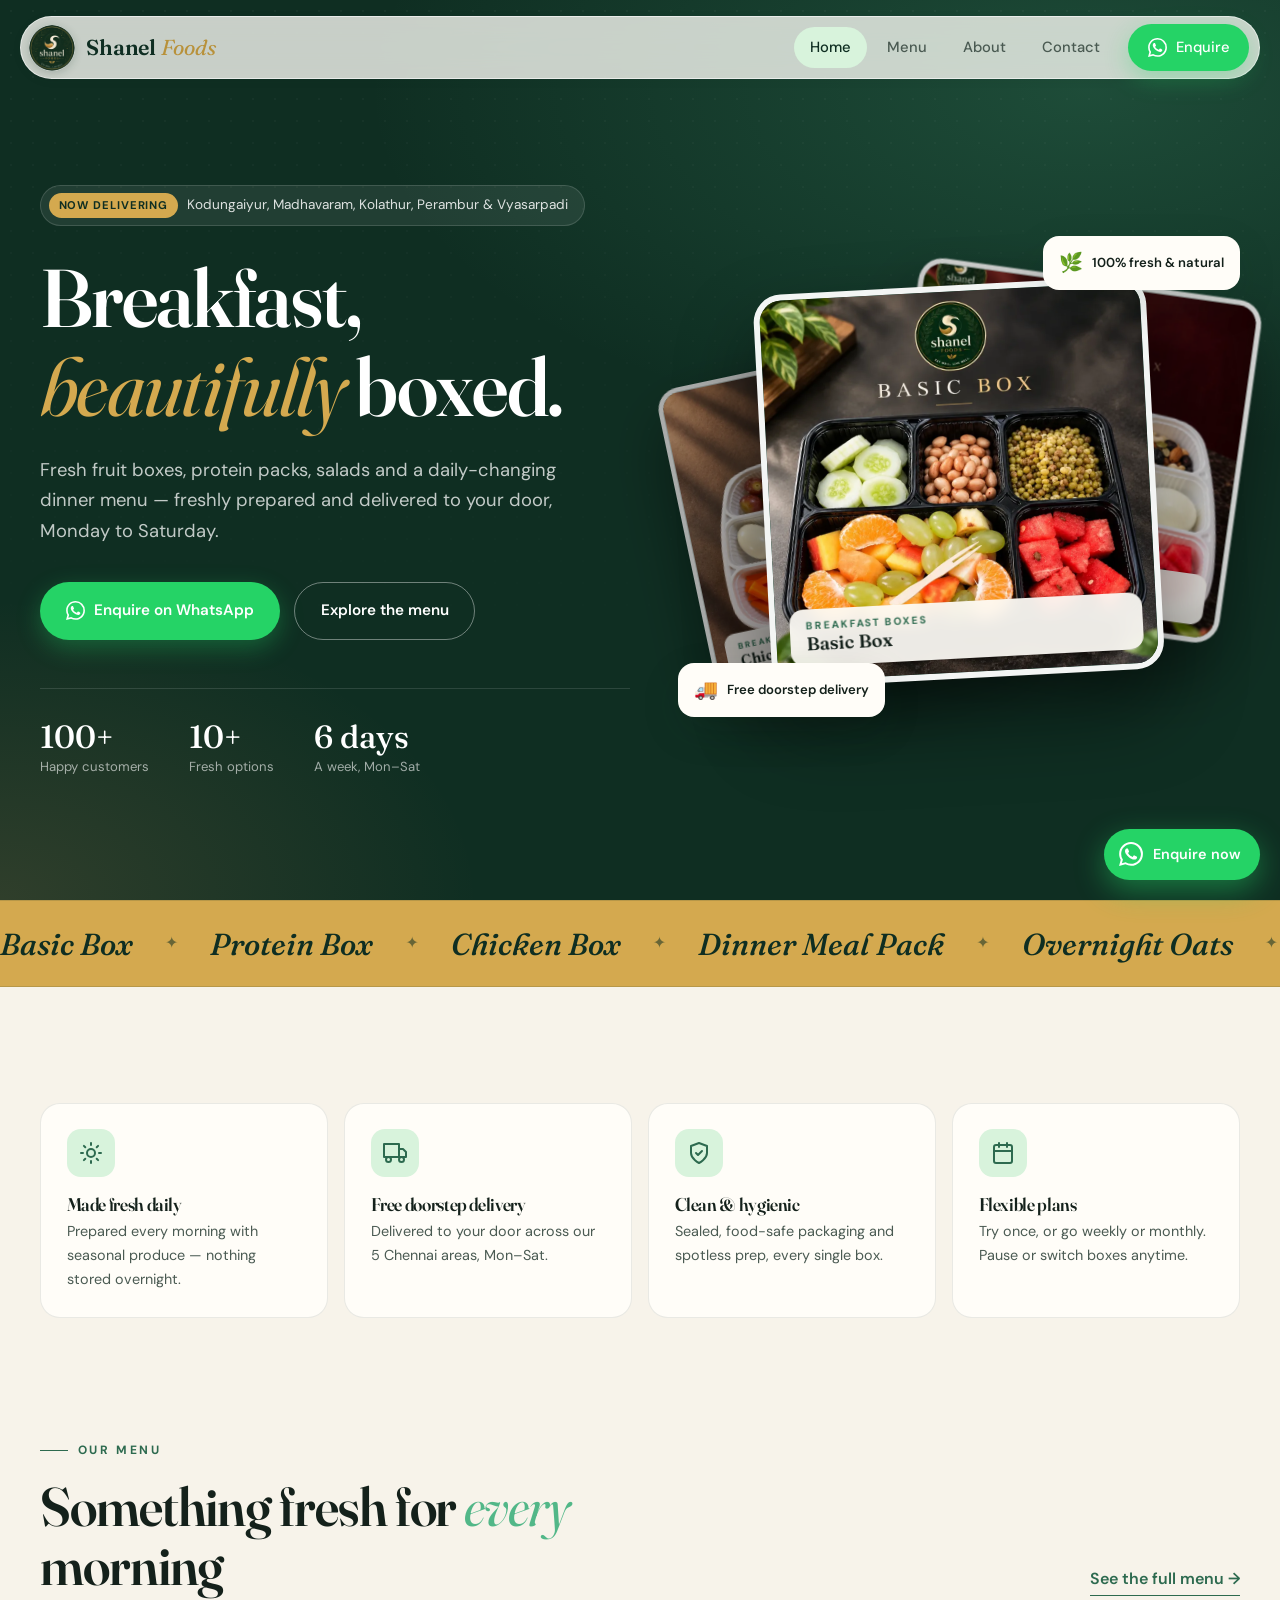
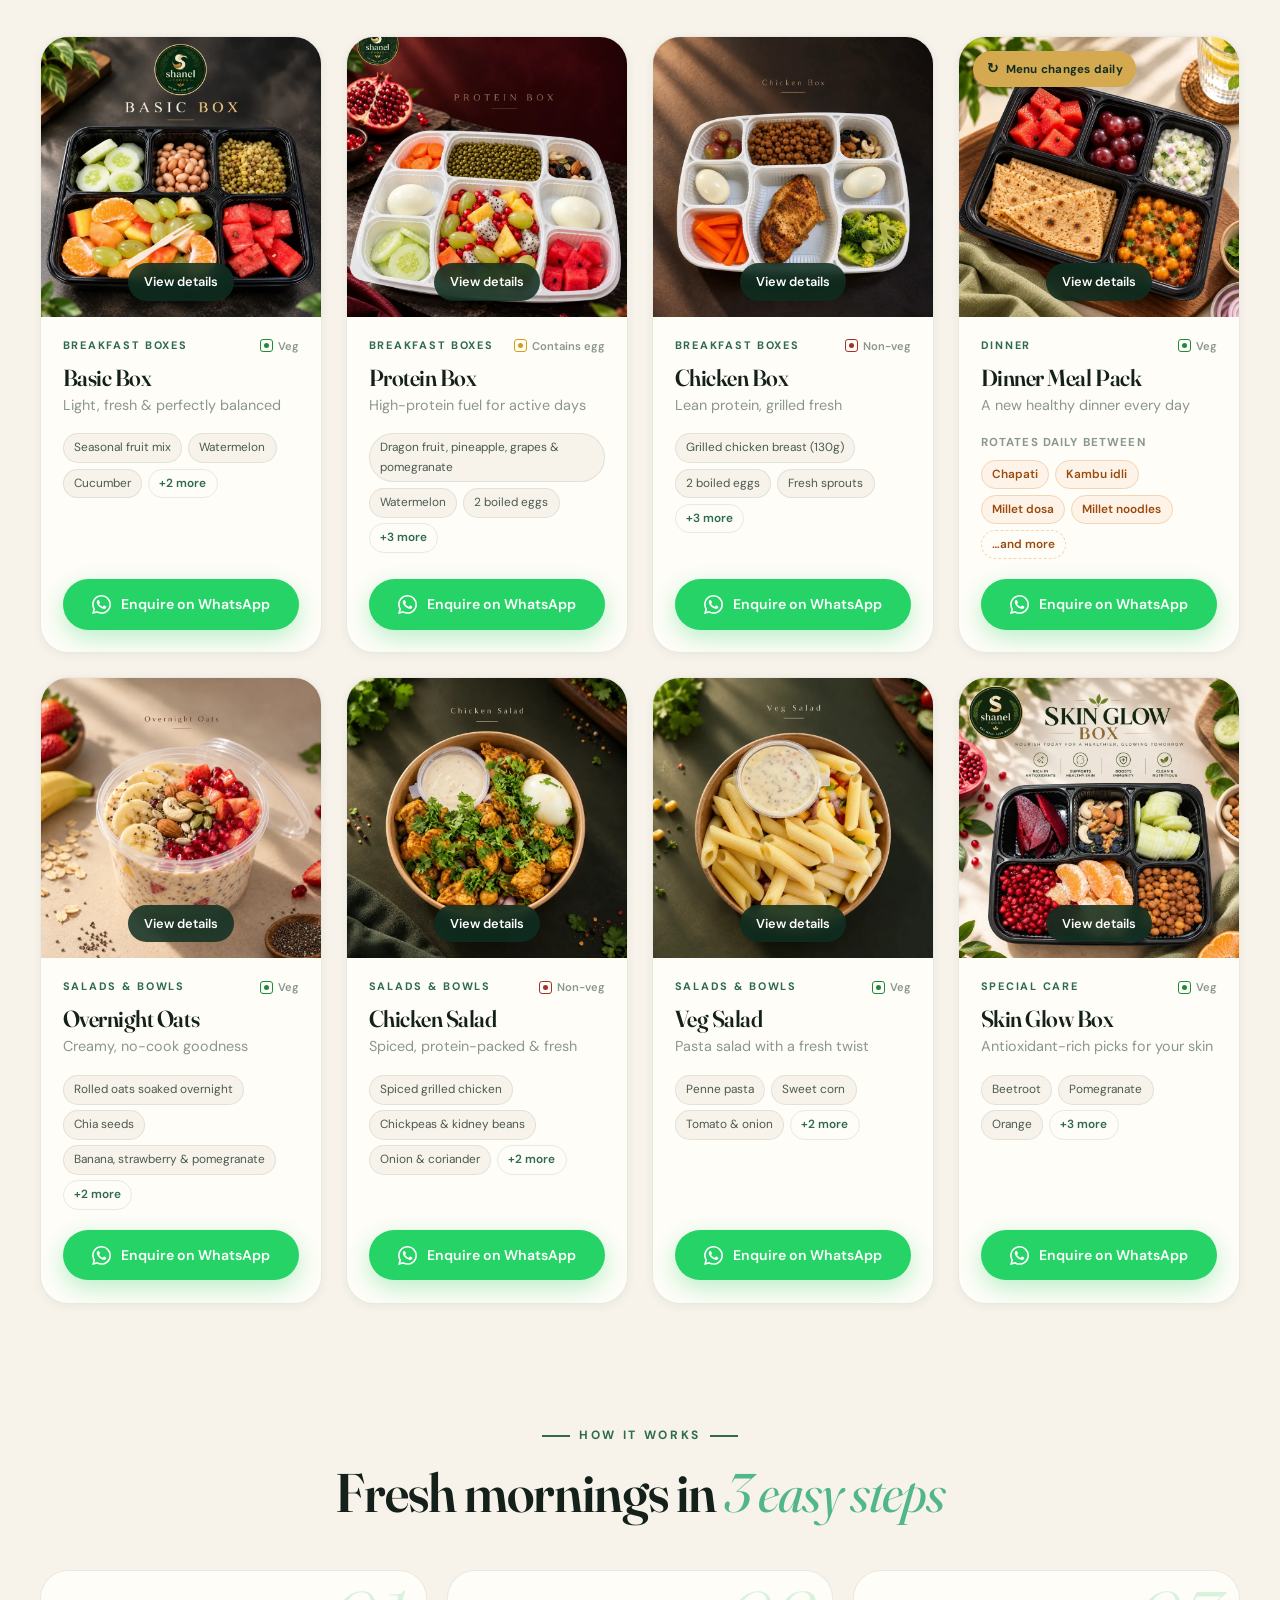
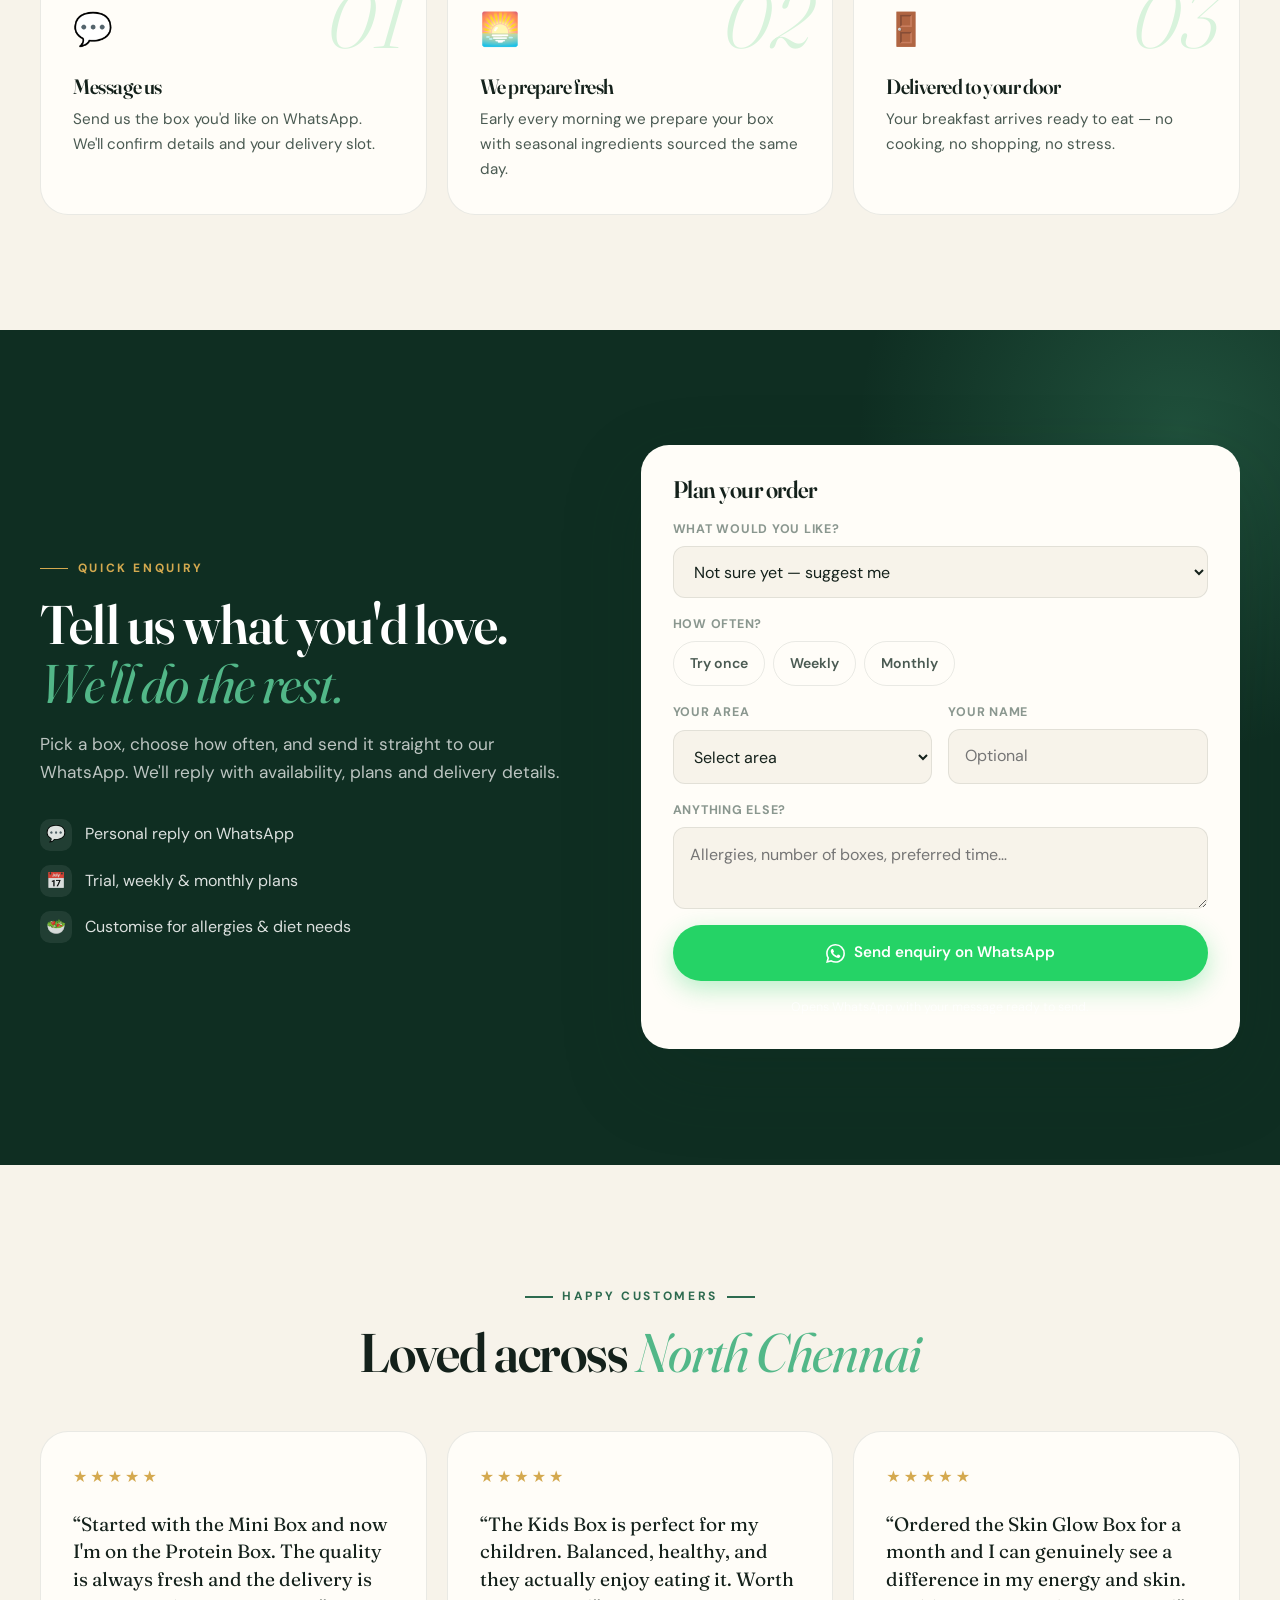
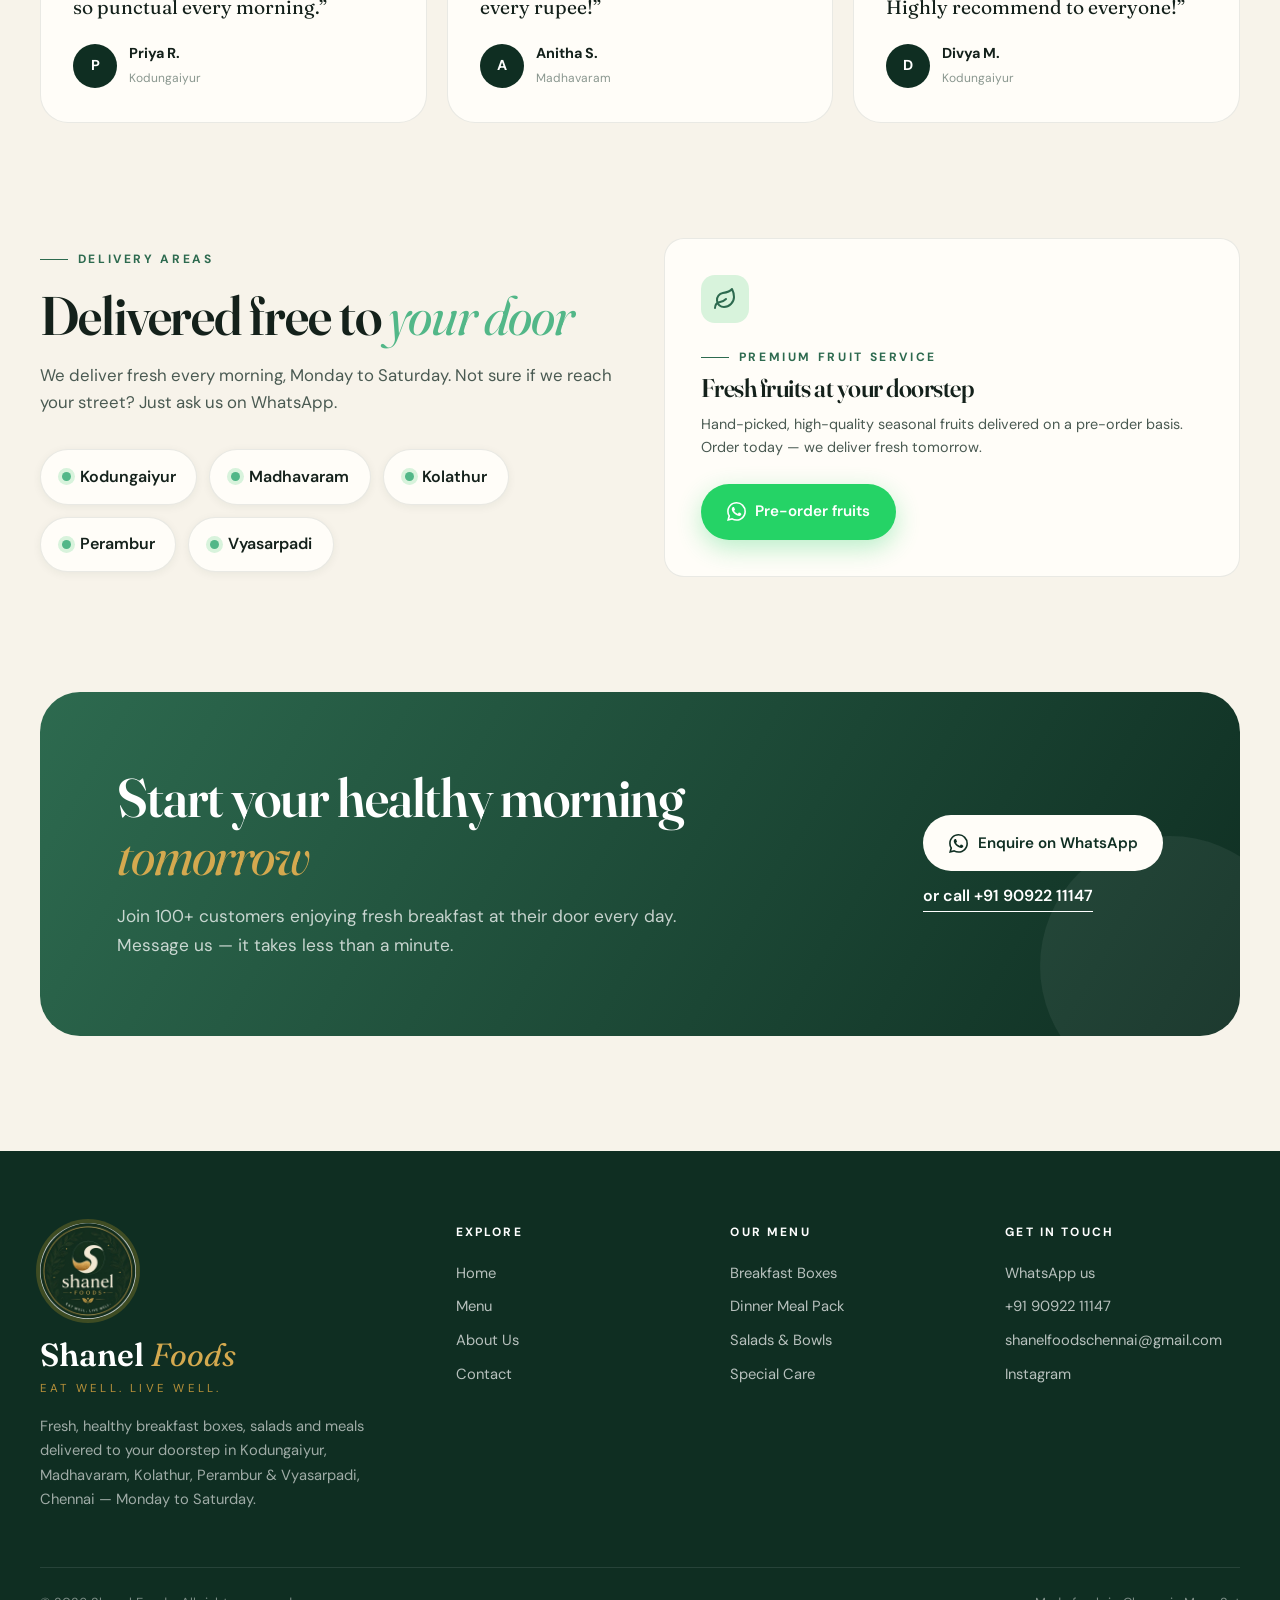
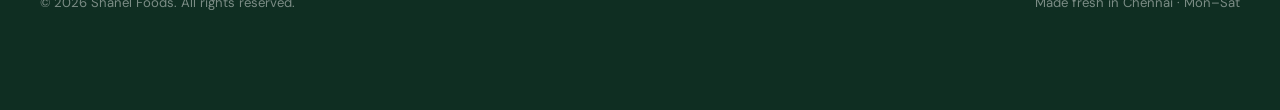
<file: index.html>
<!DOCTYPE html>
<html lang="en">
<head>
    <meta charset="UTF-8">
    <meta name="viewport" content="width=device-width, initial-scale=1.0">
    <meta name="google-site-verification" content="KnDDmXjN0e_a5bDSrs1IpTeSx2YQhEuI0XfjEdIGVVA" />
    <title>Shanel Foods Chennai — Fresh Healthy Breakfast Boxes Delivered Daily</title>
    <meta name="description" content="Fresh breakfast boxes, salads, overnight oats and meal boxes delivered to your doorstep in Kodungaiyur, Madhavaram, Kolathur, Perambur &amp; Vyasarpadi, Chennai. Enquire on WhatsApp.">
    <meta name="robots" content="index, follow">
    <meta name="theme-color" content="#0F2E22">
    <link rel="canonical" href="https://shanelfoods.com/">
    <meta property="og:type" content="website">
    <meta property="og:url" content="https://shanelfoods.com/">
    <meta property="og:title" content="Shanel Foods Chennai — Fresh Healthy Breakfast Boxes Delivered Daily">
    <meta property="og:description" content="Fresh breakfast boxes, salads, overnight oats and meal boxes delivered to your doorstep in Kodungaiyur, Madhavaram, Kolathur, Perambur &amp; Vyasarpadi, Chennai. Enquire on WhatsApp.">
    <meta property="og:image" content="https://shanelfoods.com/images/basic-box.webp">
    <meta property="og:site_name" content="Shanel Foods">
    <meta name="twitter:card" content="summary_large_image">
    <script type="application/ld+json">{"@context":"https://schema.org","@type":"LocalBusiness","name":"Shanel Foods","description":"Fresh healthy breakfast boxes, salads and dinner meal packs delivered daily in Chennai","image":"https://shanelfoods.com/images/basic-box.webp","logo":"https://shanelfoods.com/images/logo.webp","address":{"@type":"PostalAddress","addressLocality":"Kodungaiyur, Madhavaram, Kolathur, Perambur, Vyasarpadi","addressRegion":"Chennai, Tamil Nadu","addressCountry":"IN"},"areaServed":["Kodungaiyur","Madhavaram","Kolathur","Perambur","Vyasarpadi"],"telephone":"+919092211147","email":"shanelfoodschennai@gmail.com","url":"https://shanelfoods.com","sameAs":["https://instagram.com/shanelfoods"],"openingHours":"Mo-Sa"}</script>
    <link rel="preconnect" href="https://fonts.googleapis.com">
    <link rel="preconnect" href="https://fonts.gstatic.com" crossorigin>
    <link href="https://fonts.googleapis.com/css2?family=DM+Sans:opsz,wght@9..40,400;9..40,500;9..40,600;9..40,700&family=Fraunces:ital,opsz,wght@0,9..144,300..700;1,9..144,300..600&display=swap" rel="stylesheet">
    <link rel="stylesheet" href="styles.css">
    <link rel="icon" type="image/png" href="images/favicon.png">
    <link rel="apple-touch-icon" href="images/apple-touch-icon.png">
</head>
<body>
    <header class="site-header">
        <div class="bar">
            <a class="brand" href="index.html" aria-label="Shanel Foods home"><img src="images/logo.webp" alt="Shanel Foods logo" width="46" height="46"><span>Shanel <em>Foods</em></span></a>
            <button class="nav-toggle" type="button" aria-label="Open menu" aria-expanded="false"><span></span></button>
            <nav class="nav" aria-label="Main">
                <a href="index.html" class="active" aria-current="page">Home</a>
                <a href="menu.html">Menu</a>
                <a href="about.html">About</a>
                <a href="contact.html">Contact</a>
                <a class="btn btn-wa" href="https://wa.me/919092211147?text=Hi%20Shanel%20Foods%21%20I%27d%20like%20to%20make%20an%20enquiry." target="_blank" rel="noopener"><svg viewBox="0 0 24 24" fill="currentColor" aria-hidden="true"><path d="M17.472 14.382c-.297-.149-1.758-.867-2.03-.967-.273-.099-.471-.148-.67.15-.197.297-.767.966-.94 1.164-.173.199-.347.223-.644.075-.297-.15-1.255-.463-2.39-1.475-.883-.788-1.48-1.761-1.653-2.059-.173-.297-.018-.458.13-.606.134-.133.298-.347.446-.52.149-.174.198-.298.298-.497.099-.198.05-.371-.025-.52-.075-.149-.669-1.612-.916-2.207-.242-.579-.487-.5-.669-.51-.173-.008-.371-.01-.57-.01-.198 0-.52.074-.792.372-.272.297-1.04 1.016-1.04 2.479 0 1.462 1.065 2.875 1.213 3.074.149.198 2.096 3.2 5.077 4.487.709.306 1.262.489 1.694.625.712.227 1.36.195 1.871.118.571-.085 1.758-.719 2.006-1.413.248-.694.248-1.289.173-1.413-.074-.124-.272-.198-.57-.347m-5.421 7.403h-.004a9.87 9.87 0 01-5.031-1.378l-.361-.214-3.741.982.998-3.648-.235-.374a9.86 9.86 0 01-1.51-5.26c.001-5.45 4.436-9.884 9.888-9.884 2.64 0 5.122 1.03 6.988 2.898a9.825 9.825 0 012.893 6.994c-.003 5.45-4.437 9.884-9.885 9.884m8.413-18.297A11.815 11.815 0 0012.05 0C5.495 0 .16 5.335.157 11.892c0 2.096.547 4.142 1.588 5.945L.057 24l6.305-1.654a11.882 11.882 0 005.683 1.448h.005c6.554 0 11.89-5.335 11.893-11.893a11.821 11.821 0 00-3.48-8.413z"/></svg>Enquire</a>
            </nav>
        </div>
    </header>

    <main>
    <section class="hero on-dark">
        <div class="container">
            <div class="hero-copy">
                <div class="hero-pill"><b>Now delivering</b> Kodungaiyur, Madhavaram, Kolathur, Perambur &amp; Vyasarpadi</div>
                <h1>Breakfast, <em>beautifully</em> boxed.</h1>
                <p class="hero-lead">Fresh fruit boxes, protein packs, salads and a daily-changing dinner menu — freshly prepared and delivered to your door, Monday to Saturday.</p>
                <div class="hero-actions">
                    <a class="btn btn-wa" href="https://wa.me/919092211147?text=Hi%20Shanel%20Foods%21%20I%27d%20like%20to%20enquire%20about%20your%20breakfast%20boxes." target="_blank" rel="noopener"><svg viewBox="0 0 24 24" fill="currentColor" aria-hidden="true"><path d="M17.472 14.382c-.297-.149-1.758-.867-2.03-.967-.273-.099-.471-.148-.67.15-.197.297-.767.966-.94 1.164-.173.199-.347.223-.644.075-.297-.15-1.255-.463-2.39-1.475-.883-.788-1.48-1.761-1.653-2.059-.173-.297-.018-.458.13-.606.134-.133.298-.347.446-.52.149-.174.198-.298.298-.497.099-.198.05-.371-.025-.52-.075-.149-.669-1.612-.916-2.207-.242-.579-.487-.5-.669-.51-.173-.008-.371-.01-.57-.01-.198 0-.52.074-.792.372-.272.297-1.04 1.016-1.04 2.479 0 1.462 1.065 2.875 1.213 3.074.149.198 2.096 3.2 5.077 4.487.709.306 1.262.489 1.694.625.712.227 1.36.195 1.871.118.571-.085 1.758-.719 2.006-1.413.248-.694.248-1.289.173-1.413-.074-.124-.272-.198-.57-.347m-5.421 7.403h-.004a9.87 9.87 0 01-5.031-1.378l-.361-.214-3.741.982.998-3.648-.235-.374a9.86 9.86 0 01-1.51-5.26c.001-5.45 4.436-9.884 9.888-9.884 2.64 0 5.122 1.03 6.988 2.898a9.825 9.825 0 012.893 6.994c-.003 5.45-4.437 9.884-9.885 9.884m8.413-18.297A11.815 11.815 0 0012.05 0C5.495 0 .16 5.335.157 11.892c0 2.096.547 4.142 1.588 5.945L.057 24l6.305-1.654a11.882 11.882 0 005.683 1.448h.005c6.554 0 11.89-5.335 11.893-11.893a11.821 11.821 0 00-3.48-8.413z"/></svg>Enquire on WhatsApp</a>
                    <a class="btn btn-ghost" href="menu.html">Explore the menu</a>
                </div>
                <div class="hero-facts">
                    <div><strong>100+</strong><span>Happy customers</span></div>
                    <div><strong>10+</strong><span>Fresh options</span></div>
                    <div><strong>6 days</strong><span>A week, Mon–Sat</span></div>
                </div>
            </div>
            <div class="hero-visual" aria-label="Our products">
                <div class="stack" data-hero-stack></div>
                <div class="float-tag t1"><i>🌿</i>100% fresh &amp; natural</div>
                <div class="float-tag t2"><i>🚚</i>Free doorstep delivery</div>
            </div>
        </div>
    </section>

    <div class="marquee" aria-hidden="true"><div class="marquee-track" data-marquee></div></div>

    <section>
        <div class="container">

            <div class="values">
                <div class="value reveal"><div class="value-icon"><svg viewBox="0 0 24 24" fill="none" stroke="currentColor" stroke-width="2" stroke-linecap="round"><circle cx="12" cy="12" r="4"/><path d="M12 2v2M12 20v2M4.9 4.9l1.4 1.4M17.7 17.7l1.4 1.4M2 12h2M20 12h2M4.9 19.1l1.4-1.4M17.7 6.3l1.4-1.4"/></svg></div><h3>Made fresh daily</h3><p>Prepared every morning with seasonal produce — nothing stored overnight.</p></div>
                <div class="value reveal"><div class="value-icon"><svg viewBox="0 0 24 24" fill="none" stroke="currentColor" stroke-width="2" stroke-linecap="round" stroke-linejoin="round"><rect x="1" y="3" width="15" height="13"/><path d="M16 8h4l3 3v5h-7V8z"/><circle cx="5.5" cy="18.5" r="2.5"/><circle cx="18.5" cy="18.5" r="2.5"/></svg></div><h3>Free doorstep delivery</h3><p>Delivered to your door across our 5 Chennai areas, Mon–Sat.</p></div>
                <div class="value reveal"><div class="value-icon"><svg viewBox="0 0 24 24" fill="none" stroke="currentColor" stroke-width="2" stroke-linecap="round" stroke-linejoin="round"><path d="M12 22s8-4 8-10V5l-8-3-8 3v7c0 6 8 10 8 10z"/><path d="m9 12 2 2 4-4"/></svg></div><h3>Clean &amp; hygienic</h3><p>Sealed, food-safe packaging and spotless prep, every single box.</p></div>
                <div class="value reveal"><div class="value-icon"><svg viewBox="0 0 24 24" fill="none" stroke="currentColor" stroke-width="2" stroke-linecap="round" stroke-linejoin="round"><rect x="3" y="4" width="18" height="18" rx="2"/><path d="M16 2v4M8 2v4M3 10h18"/></svg></div><h3>Flexible plans</h3><p>Try once, or go weekly or monthly. Pause or switch boxes anytime.</p></div>
            </div>

        </div>
    </section>

    <section style="padding-top:0">
        <div class="container">
            <div class="split-head">
                <div class="section-head reveal">
                    <span class="eyebrow">Our menu</span>
                    <h2>Something fresh for <em>every</em> morning</h2>
                </div>
                <a class="link-arrow reveal" href="menu.html">See the full menu →</a>
            </div>
            <div class="pgrid" data-products="featured"></div>
        </div>
    </section>

    <section style="padding-top:0">
        <div class="container">
            <div class="section-head center reveal">
                <span class="eyebrow">How it works</span>
                <h2>Fresh mornings in <em>3 easy steps</em></h2>
            </div>
            <div class="steps">
                <div class="step reveal"><div class="step-icon">💬</div><h3>Message us</h3><p>Send us the box you'd like on WhatsApp. We'll confirm details and your delivery slot.</p></div>
                <div class="step reveal"><div class="step-icon">🌅</div><h3>We prepare fresh</h3><p>Early every morning we prepare your box with seasonal ingredients sourced the same day.</p></div>
                <div class="step reveal"><div class="step-icon">🚪</div><h3>Delivered to your door</h3><p>Your breakfast arrives ready to eat — no cooking, no shopping, no stress.</p></div>
            </div>
        </div>
    </section>

    <section class="band on-dark" id="enquire">
        <div class="container builder">
            <div class="reveal">
                <span class="eyebrow">Quick enquiry</span>
                <h2>Tell us what you'd love. <em>We'll do the rest.</em></h2>
                <p style="margin-top:1rem;font-size:1.08rem;">Pick a box, choose how often, and send it straight to our WhatsApp. We'll reply with availability, plans and delivery details.</p>
                <ul class="builder-points">
                    <li><span>💬</span>Personal reply on WhatsApp</li>
                    <li><span>📅</span>Trial, weekly &amp; monthly plans</li>
                    <li><span>🥗</span>Customise for allergies &amp; diet needs</li>
                </ul>
            </div>
            <form class="enquiry-form reveal" data-enquiry-form>
                <h3>Plan your order</h3>
                <div class="field">
                    <label for="eq-product">What would you like?</label>
                    <select id="eq-product" name="product"><option value="">Not sure yet — suggest me</option></select>
                </div>
                <div class="field">
                    <label>How often?</label>
                    <div class="plan-options">
                        <label><input type="radio" name="plan" value="One-time trial"><span>Try once</span></label>
                        <label><input type="radio" name="plan" value="Weekly"><span>Weekly</span></label>
                        <label><input type="radio" name="plan" value="Monthly"><span>Monthly</span></label>
                    </div>
                </div>
                <div class="form-row">
                    <div class="field">
                        <label for="eq-area">Your area</label>
                        <select id="eq-area" name="area"><option value="">Select area</option><option>Kodungaiyur</option><option>Madhavaram</option><option>Kolathur</option><option>Perambur</option><option>Vyasarpadi</option><option>Other</option></select>
                    </div>
                    <div class="field">
                        <label for="eq-name">Your name</label>
                        <input id="eq-name" name="name" type="text" placeholder="Optional" autocomplete="given-name">
                    </div>
                </div>
                <div class="field">
                    <label for="eq-note">Anything else?</label>
                    <textarea id="eq-note" name="note" placeholder="Allergies, number of boxes, preferred time…"></textarea>
                </div>
                <button class="btn btn-wa btn-block" type="submit"><svg viewBox="0 0 24 24" fill="currentColor" aria-hidden="true"><path d="M17.472 14.382c-.297-.149-1.758-.867-2.03-.967-.273-.099-.471-.148-.67.15-.197.297-.767.966-.94 1.164-.173.199-.347.223-.644.075-.297-.15-1.255-.463-2.39-1.475-.883-.788-1.48-1.761-1.653-2.059-.173-.297-.018-.458.13-.606.134-.133.298-.347.446-.52.149-.174.198-.298.298-.497.099-.198.05-.371-.025-.52-.075-.149-.669-1.612-.916-2.207-.242-.579-.487-.5-.669-.51-.173-.008-.371-.01-.57-.01-.198 0-.52.074-.792.372-.272.297-1.04 1.016-1.04 2.479 0 1.462 1.065 2.875 1.213 3.074.149.198 2.096 3.2 5.077 4.487.709.306 1.262.489 1.694.625.712.227 1.36.195 1.871.118.571-.085 1.758-.719 2.006-1.413.248-.694.248-1.289.173-1.413-.074-.124-.272-.198-.57-.347m-5.421 7.403h-.004a9.87 9.87 0 01-5.031-1.378l-.361-.214-3.741.982.998-3.648-.235-.374a9.86 9.86 0 01-1.51-5.26c.001-5.45 4.436-9.884 9.888-9.884 2.64 0 5.122 1.03 6.988 2.898a9.825 9.825 0 012.893 6.994c-.003 5.45-4.437 9.884-9.885 9.884m8.413-18.297A11.815 11.815 0 0012.05 0C5.495 0 .16 5.335.157 11.892c0 2.096.547 4.142 1.588 5.945L.057 24l6.305-1.654a11.882 11.882 0 005.683 1.448h.005c6.554 0 11.89-5.335 11.893-11.893a11.821 11.821 0 00-3.48-8.413z"/></svg>Send enquiry on WhatsApp</button>
                <p class="form-hint">Opens WhatsApp with your message ready to send.</p>
            </form>
        </div>
    </section>

    <section>
        <div class="container">
            <div class="section-head center reveal">
                <span class="eyebrow">Happy customers</span>
                <h2>Loved across <em>North Chennai</em></h2>
            </div>
            <div class="quotes">
                <figure class="quote reveal"><div class="quote-stars">★★★★★</div><blockquote>“Started with the Mini Box and now I'm on the Protein Box. The quality is always fresh and the delivery is so punctual every morning.”</blockquote><figcaption><span class="avatar">P</span><div><b>Priya R.</b><small>Kodungaiyur</small></div></figcaption></figure>
                <figure class="quote reveal"><div class="quote-stars">★★★★★</div><blockquote>“The Kids Box is perfect for my children. Balanced, healthy, and they actually enjoy eating it. Worth every rupee!”</blockquote><figcaption><span class="avatar">A</span><div><b>Anitha S.</b><small>Madhavaram</small></div></figcaption></figure>
                <figure class="quote reveal"><div class="quote-stars">★★★★★</div><blockquote>“Ordered the Skin Glow Box for a month and I can genuinely see a difference in my energy and skin. Highly recommend to everyone!”</blockquote><figcaption><span class="avatar">D</span><div><b>Divya M.</b><small>Kodungaiyur</small></div></figcaption></figure>
            </div>
        </div>
    </section>

    <section style="padding-top:0">
        <div class="container areas-wrap">
            <div class="reveal">
                <span class="eyebrow">Delivery areas</span>
                <h2>Delivered free to <em>your door</em></h2>
                <p style="margin:1rem 0 2rem;font-size:1.05rem;">We deliver fresh every morning, Monday to Saturday. Not sure if we reach your street? Just ask us on WhatsApp.</p>
                <div class="areas"><span class="area">Kodungaiyur</span><span class="area">Madhavaram</span><span class="area">Kolathur</span><span class="area">Perambur</span><span class="area">Vyasarpadi</span></div>
            </div>
            <div class="value reveal" style="padding:2.25rem;">
                <div class="value-icon"><svg viewBox="0 0 24 24" fill="none" stroke="currentColor" stroke-width="2" stroke-linecap="round" stroke-linejoin="round"><path d="M11 20A7 7 0 0 1 9.8 6.1C15.5 5 17 4.48 19 2c1 2 2 4.18 2 8 0 5.5-4.78 10-10 10z"/><path d="M2 21c0-3 1.85-5.36 5.08-6C9.5 14.52 12 13 13 12"/></svg></div>
                <span class="eyebrow" style="margin-bottom:.5rem">Premium fruit service</span>
                <h3 style="font-size:1.6rem;margin-bottom:.6rem;">Fresh fruits at your doorstep</h3>
                <p style="margin-bottom:1.5rem;">Hand-picked, high-quality seasonal fruits delivered on a pre-order basis. Order today — we deliver fresh tomorrow.</p>
                <a class="btn btn-wa" href="https://wa.me/919092211147?text=Hi%20Shanel%20Foods%21%20I%27d%20like%20to%20pre-order%20fresh%20fruits." target="_blank" rel="noopener"><svg viewBox="0 0 24 24" fill="currentColor" aria-hidden="true"><path d="M17.472 14.382c-.297-.149-1.758-.867-2.03-.967-.273-.099-.471-.148-.67.15-.197.297-.767.966-.94 1.164-.173.199-.347.223-.644.075-.297-.15-1.255-.463-2.39-1.475-.883-.788-1.48-1.761-1.653-2.059-.173-.297-.018-.458.13-.606.134-.133.298-.347.446-.52.149-.174.198-.298.298-.497.099-.198.05-.371-.025-.52-.075-.149-.669-1.612-.916-2.207-.242-.579-.487-.5-.669-.51-.173-.008-.371-.01-.57-.01-.198 0-.52.074-.792.372-.272.297-1.04 1.016-1.04 2.479 0 1.462 1.065 2.875 1.213 3.074.149.198 2.096 3.2 5.077 4.487.709.306 1.262.489 1.694.625.712.227 1.36.195 1.871.118.571-.085 1.758-.719 2.006-1.413.248-.694.248-1.289.173-1.413-.074-.124-.272-.198-.57-.347m-5.421 7.403h-.004a9.87 9.87 0 01-5.031-1.378l-.361-.214-3.741.982.998-3.648-.235-.374a9.86 9.86 0 01-1.51-5.26c.001-5.45 4.436-9.884 9.888-9.884 2.64 0 5.122 1.03 6.988 2.898a9.825 9.825 0 012.893 6.994c-.003 5.45-4.437 9.884-9.885 9.884m8.413-18.297A11.815 11.815 0 0012.05 0C5.495 0 .16 5.335.157 11.892c0 2.096.547 4.142 1.588 5.945L.057 24l6.305-1.654a11.882 11.882 0 005.683 1.448h.005c6.554 0 11.89-5.335 11.893-11.893a11.821 11.821 0 00-3.48-8.413z"/></svg>Pre-order fruits</a>
            </div>
        </div>
    </section>


    <section class="cta">
        <div class="container">
            <div class="cta-card reveal">
                <div class="cta-art"></div>
                <div>
                    <h2>Start your healthy morning <em style='color:var(--saffron)'>tomorrow</em></h2>
                    <p>Join 100+ customers enjoying fresh breakfast at their door every day. Message us — it takes less than a minute.</p>
                </div>
                <div class="actions">
                    <a class="btn btn-light" href="https://wa.me/919092211147?text=Hi%20Shanel%20Foods%21%20I%27d%20like%20to%20start%20ordering%20healthy%20breakfast." target="_blank" rel="noopener"><svg viewBox="0 0 24 24" fill="currentColor" aria-hidden="true"><path d="M17.472 14.382c-.297-.149-1.758-.867-2.03-.967-.273-.099-.471-.148-.67.15-.197.297-.767.966-.94 1.164-.173.199-.347.223-.644.075-.297-.15-1.255-.463-2.39-1.475-.883-.788-1.48-1.761-1.653-2.059-.173-.297-.018-.458.13-.606.134-.133.298-.347.446-.52.149-.174.198-.298.298-.497.099-.198.05-.371-.025-.52-.075-.149-.669-1.612-.916-2.207-.242-.579-.487-.5-.669-.51-.173-.008-.371-.01-.57-.01-.198 0-.52.074-.792.372-.272.297-1.04 1.016-1.04 2.479 0 1.462 1.065 2.875 1.213 3.074.149.198 2.096 3.2 5.077 4.487.709.306 1.262.489 1.694.625.712.227 1.36.195 1.871.118.571-.085 1.758-.719 2.006-1.413.248-.694.248-1.289.173-1.413-.074-.124-.272-.198-.57-.347m-5.421 7.403h-.004a9.87 9.87 0 01-5.031-1.378l-.361-.214-3.741.982.998-3.648-.235-.374a9.86 9.86 0 01-1.51-5.26c.001-5.45 4.436-9.884 9.888-9.884 2.64 0 5.122 1.03 6.988 2.898a9.825 9.825 0 012.893 6.994c-.003 5.45-4.437 9.884-9.885 9.884m8.413-18.297A11.815 11.815 0 0012.05 0C5.495 0 .16 5.335.157 11.892c0 2.096.547 4.142 1.588 5.945L.057 24l6.305-1.654a11.882 11.882 0 005.683 1.448h.005c6.554 0 11.89-5.335 11.893-11.893a11.821 11.821 0 00-3.48-8.413z"/></svg>Enquire on WhatsApp</a>
                    <a class="link-arrow" style="color:#fff" href="tel:+919092211147">or call +91 90922 11147</a>
                </div>
            </div>
        </div>
    </section>

    </main>

    <footer class="site-footer">
        <div class="container">
            <div class="footer-grid">
                <div class="footer-brand">
                    <img class="footer-logo" src="images/logo.webp" alt="Shanel Foods — Eat well. Live well." width="96" height="96" loading="lazy">
                    <div class="wordmark">Shanel <em>Foods</em></div>
                    <div class="footer-tagline">Eat well. Live well.</div>
                    <p>Fresh, healthy breakfast boxes, salads and meals delivered to your doorstep in Kodungaiyur, Madhavaram, Kolathur, Perambur &amp; Vyasarpadi, Chennai — Monday to Saturday.</p>
                </div>
                <div>
                    <h4>Explore</h4>
                    <ul>
                        <li><a href="index.html">Home</a></li>
                        <li><a href="menu.html">Menu</a></li>
                        <li><a href="about.html">About Us</a></li>
                        <li><a href="contact.html">Contact</a></li>
                    </ul>
                </div>
                <div>
                    <h4>Our Menu</h4>
                    <ul>
                        <li><a href="menu.html">Breakfast Boxes</a></li>
                        <li><a href="menu.html">Dinner Meal Pack</a></li>
                        <li><a href="menu.html">Salads &amp; Bowls</a></li>
                        <li><a href="menu.html">Special Care</a></li>
                    </ul>
                </div>
                <div>
                    <h4>Get in touch</h4>
                    <ul>
                        <li><a href="https://wa.me/919092211147?text=Hi%20Shanel%20Foods%21%20I%27d%20like%20to%20make%20an%20enquiry." target="_blank" rel="noopener">WhatsApp us</a></li>
                        <li><a href="tel:+919092211147">+91 90922 11147</a></li>
                        <li><a href="mailto:shanelfoodschennai@gmail.com">shanelfoodschennai@gmail.com</a></li>
                        <li><a href="https://instagram.com/shanelfoods" target="_blank" rel="noopener">Instagram</a></li>
                    </ul>
                </div>
            </div>
            <div class="footer-bottom">
                <span>&copy; <span data-year>2026</span> Shanel Foods. All rights reserved.</span>
                <span>Made fresh in Chennai · Mon–Sat</span>
            </div>
        </div>
    </footer>

    <a class="wa-float" href="https://wa.me/919092211147?text=Hi%20Shanel%20Foods%21%20I%27d%20like%20to%20make%20an%20enquiry." target="_blank" rel="noopener" aria-label="Enquire on WhatsApp"><svg viewBox="0 0 24 24" fill="currentColor" aria-hidden="true"><path d="M17.472 14.382c-.297-.149-1.758-.867-2.03-.967-.273-.099-.471-.148-.67.15-.197.297-.767.966-.94 1.164-.173.199-.347.223-.644.075-.297-.15-1.255-.463-2.39-1.475-.883-.788-1.48-1.761-1.653-2.059-.173-.297-.018-.458.13-.606.134-.133.298-.347.446-.52.149-.174.198-.298.298-.497.099-.198.05-.371-.025-.52-.075-.149-.669-1.612-.916-2.207-.242-.579-.487-.5-.669-.51-.173-.008-.371-.01-.57-.01-.198 0-.52.074-.792.372-.272.297-1.04 1.016-1.04 2.479 0 1.462 1.065 2.875 1.213 3.074.149.198 2.096 3.2 5.077 4.487.709.306 1.262.489 1.694.625.712.227 1.36.195 1.871.118.571-.085 1.758-.719 2.006-1.413.248-.694.248-1.289.173-1.413-.074-.124-.272-.198-.57-.347m-5.421 7.403h-.004a9.87 9.87 0 01-5.031-1.378l-.361-.214-3.741.982.998-3.648-.235-.374a9.86 9.86 0 01-1.51-5.26c.001-5.45 4.436-9.884 9.888-9.884 2.64 0 5.122 1.03 6.988 2.898a9.825 9.825 0 012.893 6.994c-.003 5.45-4.437 9.884-9.885 9.884m8.413-18.297A11.815 11.815 0 0012.05 0C5.495 0 .16 5.335.157 11.892c0 2.096.547 4.142 1.588 5.945L.057 24l6.305-1.654a11.882 11.882 0 005.683 1.448h.005c6.554 0 11.89-5.335 11.893-11.893a11.821 11.821 0 00-3.48-8.413z"/></svg><span>Enquire now</span></a>

    <script src="products.js"></script>
    <script src="main.js"></script>
</body>
</html>
</file>
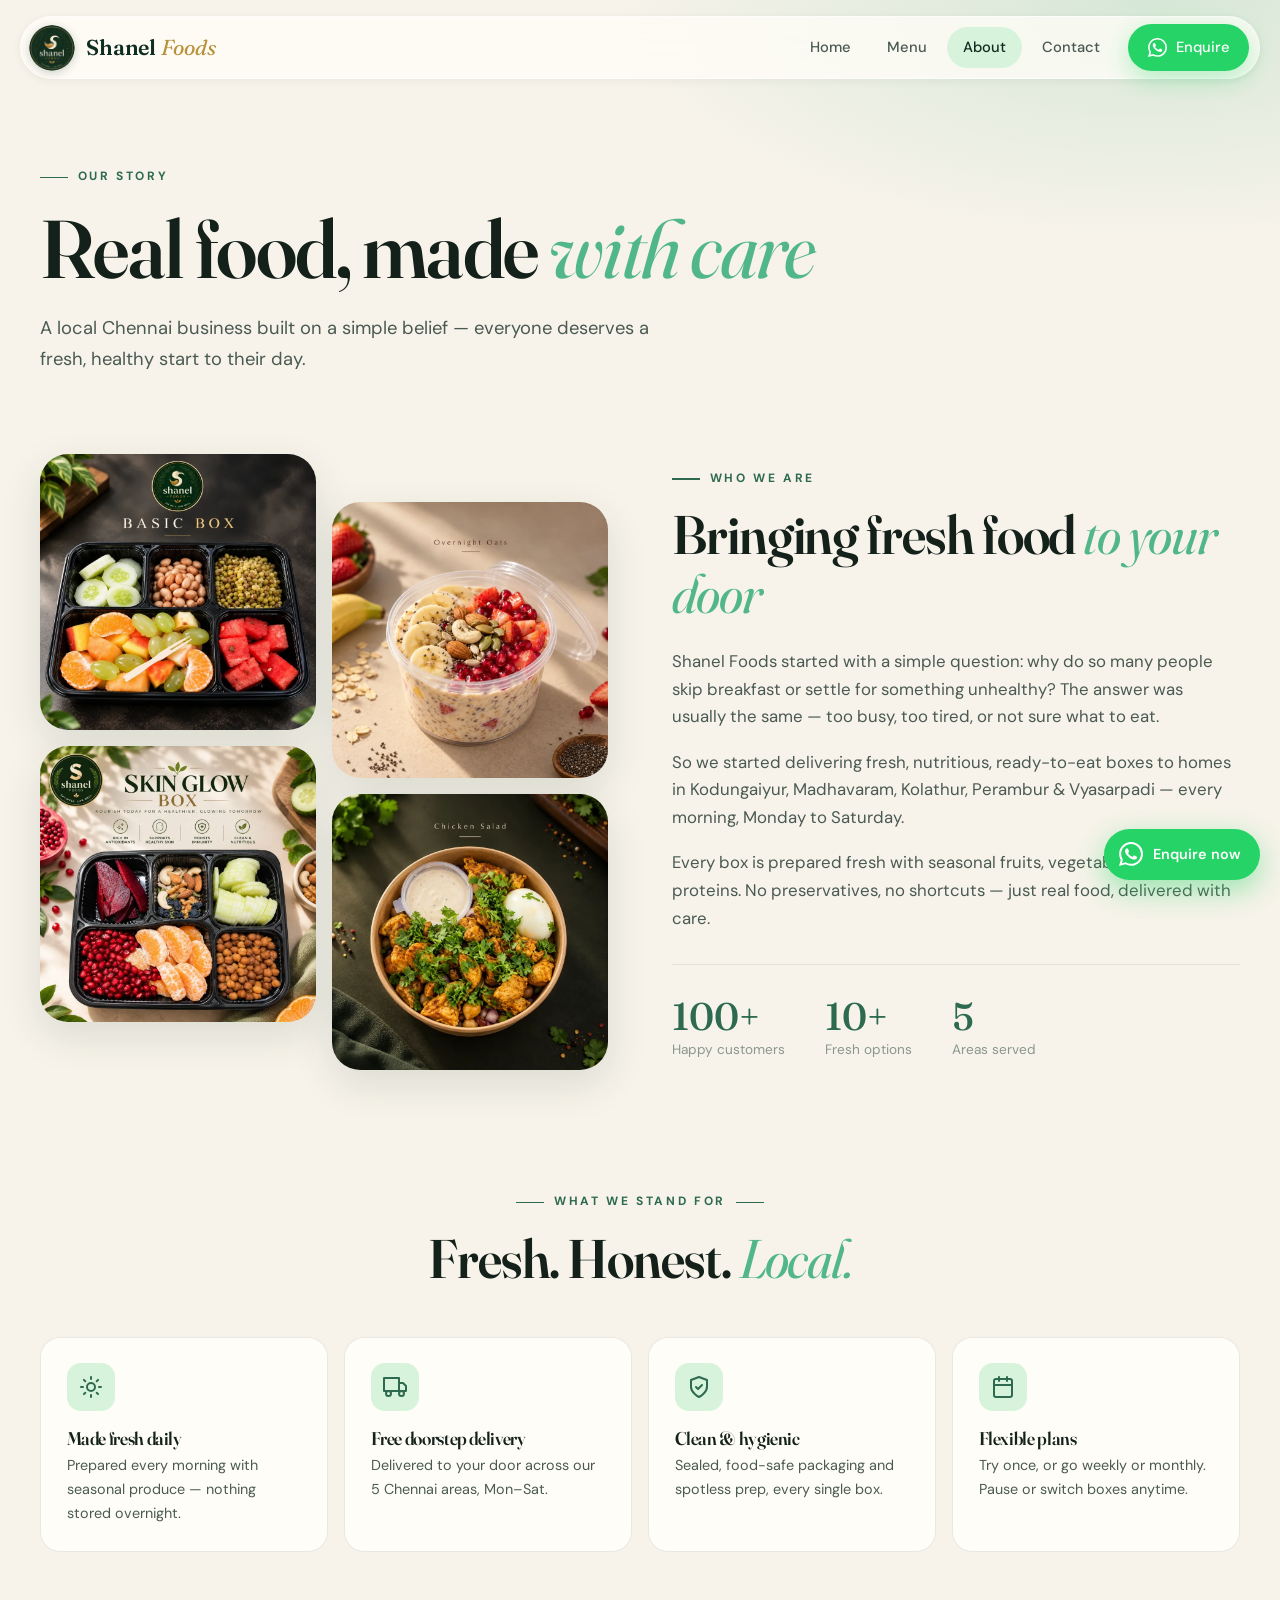
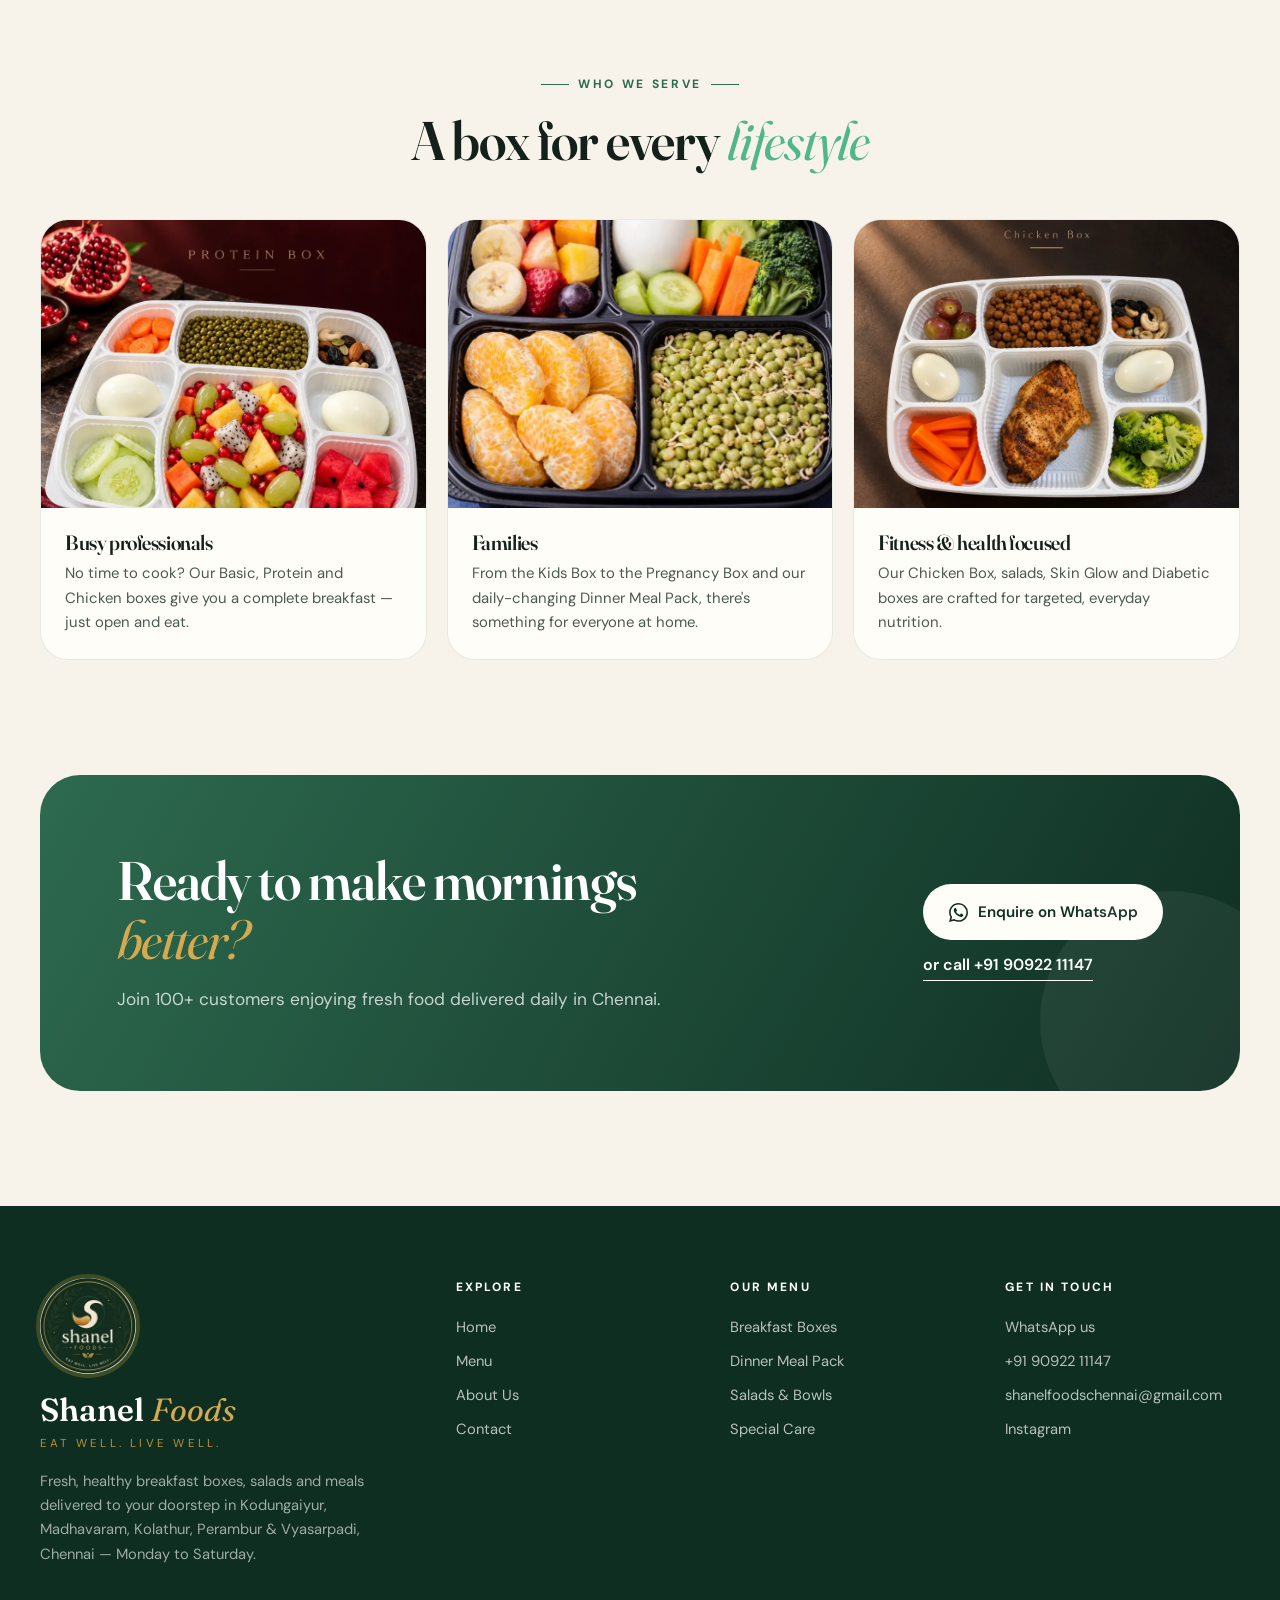
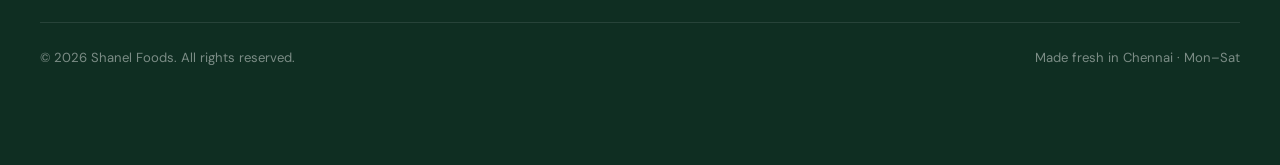
<file: about.html>
<!DOCTYPE html>
<html lang="en">
<head>
    <meta charset="UTF-8">
    <meta name="viewport" content="width=device-width, initial-scale=1.0">
    <meta name="google-site-verification" content="KnDDmXjN0e_a5bDSrs1IpTeSx2YQhEuI0XfjEdIGVVA" />
    <title>About Us — Our Story | Shanel Foods Chennai</title>
    <meta name="description" content="Shanel Foods is a Chennai-based healthy food delivery service bringing fresh, nutritious breakfast boxes, salads and meals to your doorstep every morning.">
    <meta name="robots" content="index, follow">
    <meta name="theme-color" content="#0F2E22">
    <link rel="canonical" href="https://shanelfoods.com/about">
    <meta property="og:type" content="website">
    <meta property="og:url" content="https://shanelfoods.com/about">
    <meta property="og:title" content="About Us — Our Story | Shanel Foods Chennai">
    <meta property="og:description" content="Shanel Foods is a Chennai-based healthy food delivery service bringing fresh, nutritious breakfast boxes, salads and meals to your doorstep every morning.">
    <meta property="og:image" content="https://shanelfoods.com/images/basic-box.webp">
    <meta property="og:site_name" content="Shanel Foods">
    <meta name="twitter:card" content="summary_large_image">
    <link rel="preconnect" href="https://fonts.googleapis.com">
    <link rel="preconnect" href="https://fonts.gstatic.com" crossorigin>
    <link href="https://fonts.googleapis.com/css2?family=DM+Sans:opsz,wght@9..40,400;9..40,500;9..40,600;9..40,700&family=Fraunces:ital,opsz,wght@0,9..144,300..700;1,9..144,300..600&display=swap" rel="stylesheet">
    <link rel="stylesheet" href="styles.css">
    <link rel="icon" type="image/png" href="images/favicon.png">
    <link rel="apple-touch-icon" href="images/apple-touch-icon.png">
</head>
<body>
    <header class="site-header">
        <div class="bar">
            <a class="brand" href="index.html" aria-label="Shanel Foods home"><img src="images/logo.webp" alt="Shanel Foods logo" width="46" height="46"><span>Shanel <em>Foods</em></span></a>
            <button class="nav-toggle" type="button" aria-label="Open menu" aria-expanded="false"><span></span></button>
            <nav class="nav" aria-label="Main">
                <a href="index.html">Home</a>
                <a href="menu.html">Menu</a>
                <a href="about.html" class="active" aria-current="page">About</a>
                <a href="contact.html">Contact</a>
                <a class="btn btn-wa" href="https://wa.me/919092211147?text=Hi%20Shanel%20Foods%21%20I%27d%20like%20to%20make%20an%20enquiry." target="_blank" rel="noopener"><svg viewBox="0 0 24 24" fill="currentColor" aria-hidden="true"><path d="M17.472 14.382c-.297-.149-1.758-.867-2.03-.967-.273-.099-.471-.148-.67.15-.197.297-.767.966-.94 1.164-.173.199-.347.223-.644.075-.297-.15-1.255-.463-2.39-1.475-.883-.788-1.48-1.761-1.653-2.059-.173-.297-.018-.458.13-.606.134-.133.298-.347.446-.52.149-.174.198-.298.298-.497.099-.198.05-.371-.025-.52-.075-.149-.669-1.612-.916-2.207-.242-.579-.487-.5-.669-.51-.173-.008-.371-.01-.57-.01-.198 0-.52.074-.792.372-.272.297-1.04 1.016-1.04 2.479 0 1.462 1.065 2.875 1.213 3.074.149.198 2.096 3.2 5.077 4.487.709.306 1.262.489 1.694.625.712.227 1.36.195 1.871.118.571-.085 1.758-.719 2.006-1.413.248-.694.248-1.289.173-1.413-.074-.124-.272-.198-.57-.347m-5.421 7.403h-.004a9.87 9.87 0 01-5.031-1.378l-.361-.214-3.741.982.998-3.648-.235-.374a9.86 9.86 0 01-1.51-5.26c.001-5.45 4.436-9.884 9.888-9.884 2.64 0 5.122 1.03 6.988 2.898a9.825 9.825 0 012.893 6.994c-.003 5.45-4.437 9.884-9.885 9.884m8.413-18.297A11.815 11.815 0 0012.05 0C5.495 0 .16 5.335.157 11.892c0 2.096.547 4.142 1.588 5.945L.057 24l6.305-1.654a11.882 11.882 0 005.683 1.448h.005c6.554 0 11.89-5.335 11.893-11.893a11.821 11.821 0 00-3.48-8.413z"/></svg>Enquire</a>
            </nav>
        </div>
    </header>

    <main>
    <section class="page-hero">
        <div class="container">
            <span class="eyebrow reveal">Our story</span>
            <h1 class="reveal">Real food, made <em>with care</em></h1>
            <p class="reveal">A local Chennai business built on a simple belief — everyone deserves a fresh, healthy start to their day.</p>
        </div>
    </section>

    <section style="padding-top:1rem">
        <div class="container story">
            <div class="story-collage reveal">
                <img src="images/basic-box.webp" alt="Shanel Foods Basic Box" loading="lazy">
                <img src="images/overnight-oats.webp" alt="Shanel Foods Overnight Oats" loading="lazy">
                <img src="images/skin-glow-box.webp" alt="Shanel Foods Skin Glow Box" loading="lazy">
                <img src="images/chicken-salad.webp" alt="Shanel Foods Chicken Salad" loading="lazy">
            </div>
            <div class="story-text reveal">
                <span class="eyebrow">Who we are</span>
                <h2 style="margin-bottom:1.5rem">Bringing fresh food <em>to your door</em></h2>
                <p>Shanel Foods started with a simple question: why do so many people skip breakfast or settle for something unhealthy? The answer was usually the same — too busy, too tired, or not sure what to eat.</p>
                <p>So we started delivering fresh, nutritious, ready-to-eat boxes to homes in Kodungaiyur, Madhavaram, Kolathur, Perambur &amp; Vyasarpadi — every morning, Monday to Saturday.</p>
                <p>Every box is prepared fresh with seasonal fruits, vegetables and proteins. No preservatives, no shortcuts — just real food, delivered with care.</p>
                <div class="stats">
                    <div><strong>100+</strong><span>Happy customers</span></div>
                    <div><strong>10+</strong><span>Fresh options</span></div>
                    <div><strong>5</strong><span>Areas served</span></div>
                </div>
            </div>
        </div>
    </section>

    <section style="padding-top:0">
        <div class="container">
            <div class="section-head center reveal">
                <span class="eyebrow">What we stand for</span>
                <h2>Fresh. Honest. <em>Local.</em></h2>
            </div>

            <div class="values">
                <div class="value reveal"><div class="value-icon"><svg viewBox="0 0 24 24" fill="none" stroke="currentColor" stroke-width="2" stroke-linecap="round"><circle cx="12" cy="12" r="4"/><path d="M12 2v2M12 20v2M4.9 4.9l1.4 1.4M17.7 17.7l1.4 1.4M2 12h2M20 12h2M4.9 19.1l1.4-1.4M17.7 6.3l1.4-1.4"/></svg></div><h3>Made fresh daily</h3><p>Prepared every morning with seasonal produce — nothing stored overnight.</p></div>
                <div class="value reveal"><div class="value-icon"><svg viewBox="0 0 24 24" fill="none" stroke="currentColor" stroke-width="2" stroke-linecap="round" stroke-linejoin="round"><rect x="1" y="3" width="15" height="13"/><path d="M16 8h4l3 3v5h-7V8z"/><circle cx="5.5" cy="18.5" r="2.5"/><circle cx="18.5" cy="18.5" r="2.5"/></svg></div><h3>Free doorstep delivery</h3><p>Delivered to your door across our 5 Chennai areas, Mon–Sat.</p></div>
                <div class="value reveal"><div class="value-icon"><svg viewBox="0 0 24 24" fill="none" stroke="currentColor" stroke-width="2" stroke-linecap="round" stroke-linejoin="round"><path d="M12 22s8-4 8-10V5l-8-3-8 3v7c0 6 8 10 8 10z"/><path d="m9 12 2 2 4-4"/></svg></div><h3>Clean &amp; hygienic</h3><p>Sealed, food-safe packaging and spotless prep, every single box.</p></div>
                <div class="value reveal"><div class="value-icon"><svg viewBox="0 0 24 24" fill="none" stroke="currentColor" stroke-width="2" stroke-linecap="round" stroke-linejoin="round"><rect x="3" y="4" width="18" height="18" rx="2"/><path d="M16 2v4M8 2v4M3 10h18"/></svg></div><h3>Flexible plans</h3><p>Try once, or go weekly or monthly. Pause or switch boxes anytime.</p></div>
            </div>

        </div>
    </section>

    <section style="padding-top:0">
        <div class="container">
            <div class="section-head center reveal">
                <span class="eyebrow">Who we serve</span>
                <h2>A box for every <em>lifestyle</em></h2>
            </div>
            <div class="audience">
                <div class="audience-card reveal"><img src="images/protein-box.webp" alt="Protein Box" loading="lazy"><div><h3>Busy professionals</h3><p>No time to cook? Our Basic, Protein and Chicken boxes give you a complete breakfast — just open and eat.</p></div></div>
                <div class="audience-card reveal"><img src="images/kids-box.webp" alt="Kids Box" loading="lazy"><div><h3>Families</h3><p>From the Kids Box to the Pregnancy Box and our daily-changing Dinner Meal Pack, there's something for everyone at home.</p></div></div>
                <div class="audience-card reveal"><img src="images/chicken-box.webp" alt="Chicken Box" loading="lazy"><div><h3>Fitness &amp; health focused</h3><p>Our Chicken Box, salads, Skin Glow and Diabetic boxes are crafted for targeted, everyday nutrition.</p></div></div>
            </div>
        </div>
    </section>

    <section class="cta">
        <div class="container">
            <div class="cta-card reveal">
                <div class="cta-art"></div>
                <div>
                    <h2>Ready to make mornings <em style='color:var(--saffron)'>better?</em></h2>
                    <p>Join 100+ customers enjoying fresh food delivered daily in Chennai.</p>
                </div>
                <div class="actions">
                    <a class="btn btn-light" href="https://wa.me/919092211147?text=Hi%20Shanel%20Foods%21%20I%27d%20like%20to%20start%20ordering%20from%20you." target="_blank" rel="noopener"><svg viewBox="0 0 24 24" fill="currentColor" aria-hidden="true"><path d="M17.472 14.382c-.297-.149-1.758-.867-2.03-.967-.273-.099-.471-.148-.67.15-.197.297-.767.966-.94 1.164-.173.199-.347.223-.644.075-.297-.15-1.255-.463-2.39-1.475-.883-.788-1.48-1.761-1.653-2.059-.173-.297-.018-.458.13-.606.134-.133.298-.347.446-.52.149-.174.198-.298.298-.497.099-.198.05-.371-.025-.52-.075-.149-.669-1.612-.916-2.207-.242-.579-.487-.5-.669-.51-.173-.008-.371-.01-.57-.01-.198 0-.52.074-.792.372-.272.297-1.04 1.016-1.04 2.479 0 1.462 1.065 2.875 1.213 3.074.149.198 2.096 3.2 5.077 4.487.709.306 1.262.489 1.694.625.712.227 1.36.195 1.871.118.571-.085 1.758-.719 2.006-1.413.248-.694.248-1.289.173-1.413-.074-.124-.272-.198-.57-.347m-5.421 7.403h-.004a9.87 9.87 0 01-5.031-1.378l-.361-.214-3.741.982.998-3.648-.235-.374a9.86 9.86 0 01-1.51-5.26c.001-5.45 4.436-9.884 9.888-9.884 2.64 0 5.122 1.03 6.988 2.898a9.825 9.825 0 012.893 6.994c-.003 5.45-4.437 9.884-9.885 9.884m8.413-18.297A11.815 11.815 0 0012.05 0C5.495 0 .16 5.335.157 11.892c0 2.096.547 4.142 1.588 5.945L.057 24l6.305-1.654a11.882 11.882 0 005.683 1.448h.005c6.554 0 11.89-5.335 11.893-11.893a11.821 11.821 0 00-3.48-8.413z"/></svg>Enquire on WhatsApp</a>
                    <a class="link-arrow" style="color:#fff" href="tel:+919092211147">or call +91 90922 11147</a>
                </div>
            </div>
        </div>
    </section>

    </main>

    <footer class="site-footer">
        <div class="container">
            <div class="footer-grid">
                <div class="footer-brand">
                    <img class="footer-logo" src="images/logo.webp" alt="Shanel Foods — Eat well. Live well." width="96" height="96" loading="lazy">
                    <div class="wordmark">Shanel <em>Foods</em></div>
                    <div class="footer-tagline">Eat well. Live well.</div>
                    <p>Fresh, healthy breakfast boxes, salads and meals delivered to your doorstep in Kodungaiyur, Madhavaram, Kolathur, Perambur &amp; Vyasarpadi, Chennai — Monday to Saturday.</p>
                </div>
                <div>
                    <h4>Explore</h4>
                    <ul>
                        <li><a href="index.html">Home</a></li>
                        <li><a href="menu.html">Menu</a></li>
                        <li><a href="about.html">About Us</a></li>
                        <li><a href="contact.html">Contact</a></li>
                    </ul>
                </div>
                <div>
                    <h4>Our Menu</h4>
                    <ul>
                        <li><a href="menu.html">Breakfast Boxes</a></li>
                        <li><a href="menu.html">Dinner Meal Pack</a></li>
                        <li><a href="menu.html">Salads &amp; Bowls</a></li>
                        <li><a href="menu.html">Special Care</a></li>
                    </ul>
                </div>
                <div>
                    <h4>Get in touch</h4>
                    <ul>
                        <li><a href="https://wa.me/919092211147?text=Hi%20Shanel%20Foods%21%20I%27d%20like%20to%20make%20an%20enquiry." target="_blank" rel="noopener">WhatsApp us</a></li>
                        <li><a href="tel:+919092211147">+91 90922 11147</a></li>
                        <li><a href="mailto:shanelfoodschennai@gmail.com">shanelfoodschennai@gmail.com</a></li>
                        <li><a href="https://instagram.com/shanelfoods" target="_blank" rel="noopener">Instagram</a></li>
                    </ul>
                </div>
            </div>
            <div class="footer-bottom">
                <span>&copy; <span data-year>2026</span> Shanel Foods. All rights reserved.</span>
                <span>Made fresh in Chennai · Mon–Sat</span>
            </div>
        </div>
    </footer>

    <a class="wa-float" href="https://wa.me/919092211147?text=Hi%20Shanel%20Foods%21%20I%27d%20like%20to%20make%20an%20enquiry." target="_blank" rel="noopener" aria-label="Enquire on WhatsApp"><svg viewBox="0 0 24 24" fill="currentColor" aria-hidden="true"><path d="M17.472 14.382c-.297-.149-1.758-.867-2.03-.967-.273-.099-.471-.148-.67.15-.197.297-.767.966-.94 1.164-.173.199-.347.223-.644.075-.297-.15-1.255-.463-2.39-1.475-.883-.788-1.48-1.761-1.653-2.059-.173-.297-.018-.458.13-.606.134-.133.298-.347.446-.52.149-.174.198-.298.298-.497.099-.198.05-.371-.025-.52-.075-.149-.669-1.612-.916-2.207-.242-.579-.487-.5-.669-.51-.173-.008-.371-.01-.57-.01-.198 0-.52.074-.792.372-.272.297-1.04 1.016-1.04 2.479 0 1.462 1.065 2.875 1.213 3.074.149.198 2.096 3.2 5.077 4.487.709.306 1.262.489 1.694.625.712.227 1.36.195 1.871.118.571-.085 1.758-.719 2.006-1.413.248-.694.248-1.289.173-1.413-.074-.124-.272-.198-.57-.347m-5.421 7.403h-.004a9.87 9.87 0 01-5.031-1.378l-.361-.214-3.741.982.998-3.648-.235-.374a9.86 9.86 0 01-1.51-5.26c.001-5.45 4.436-9.884 9.888-9.884 2.64 0 5.122 1.03 6.988 2.898a9.825 9.825 0 012.893 6.994c-.003 5.45-4.437 9.884-9.885 9.884m8.413-18.297A11.815 11.815 0 0012.05 0C5.495 0 .16 5.335.157 11.892c0 2.096.547 4.142 1.588 5.945L.057 24l6.305-1.654a11.882 11.882 0 005.683 1.448h.005c6.554 0 11.89-5.335 11.893-11.893a11.821 11.821 0 00-3.48-8.413z"/></svg><span>Enquire now</span></a>

    <script src="products.js"></script>
    <script src="main.js"></script>
</body>
</html>
</file>
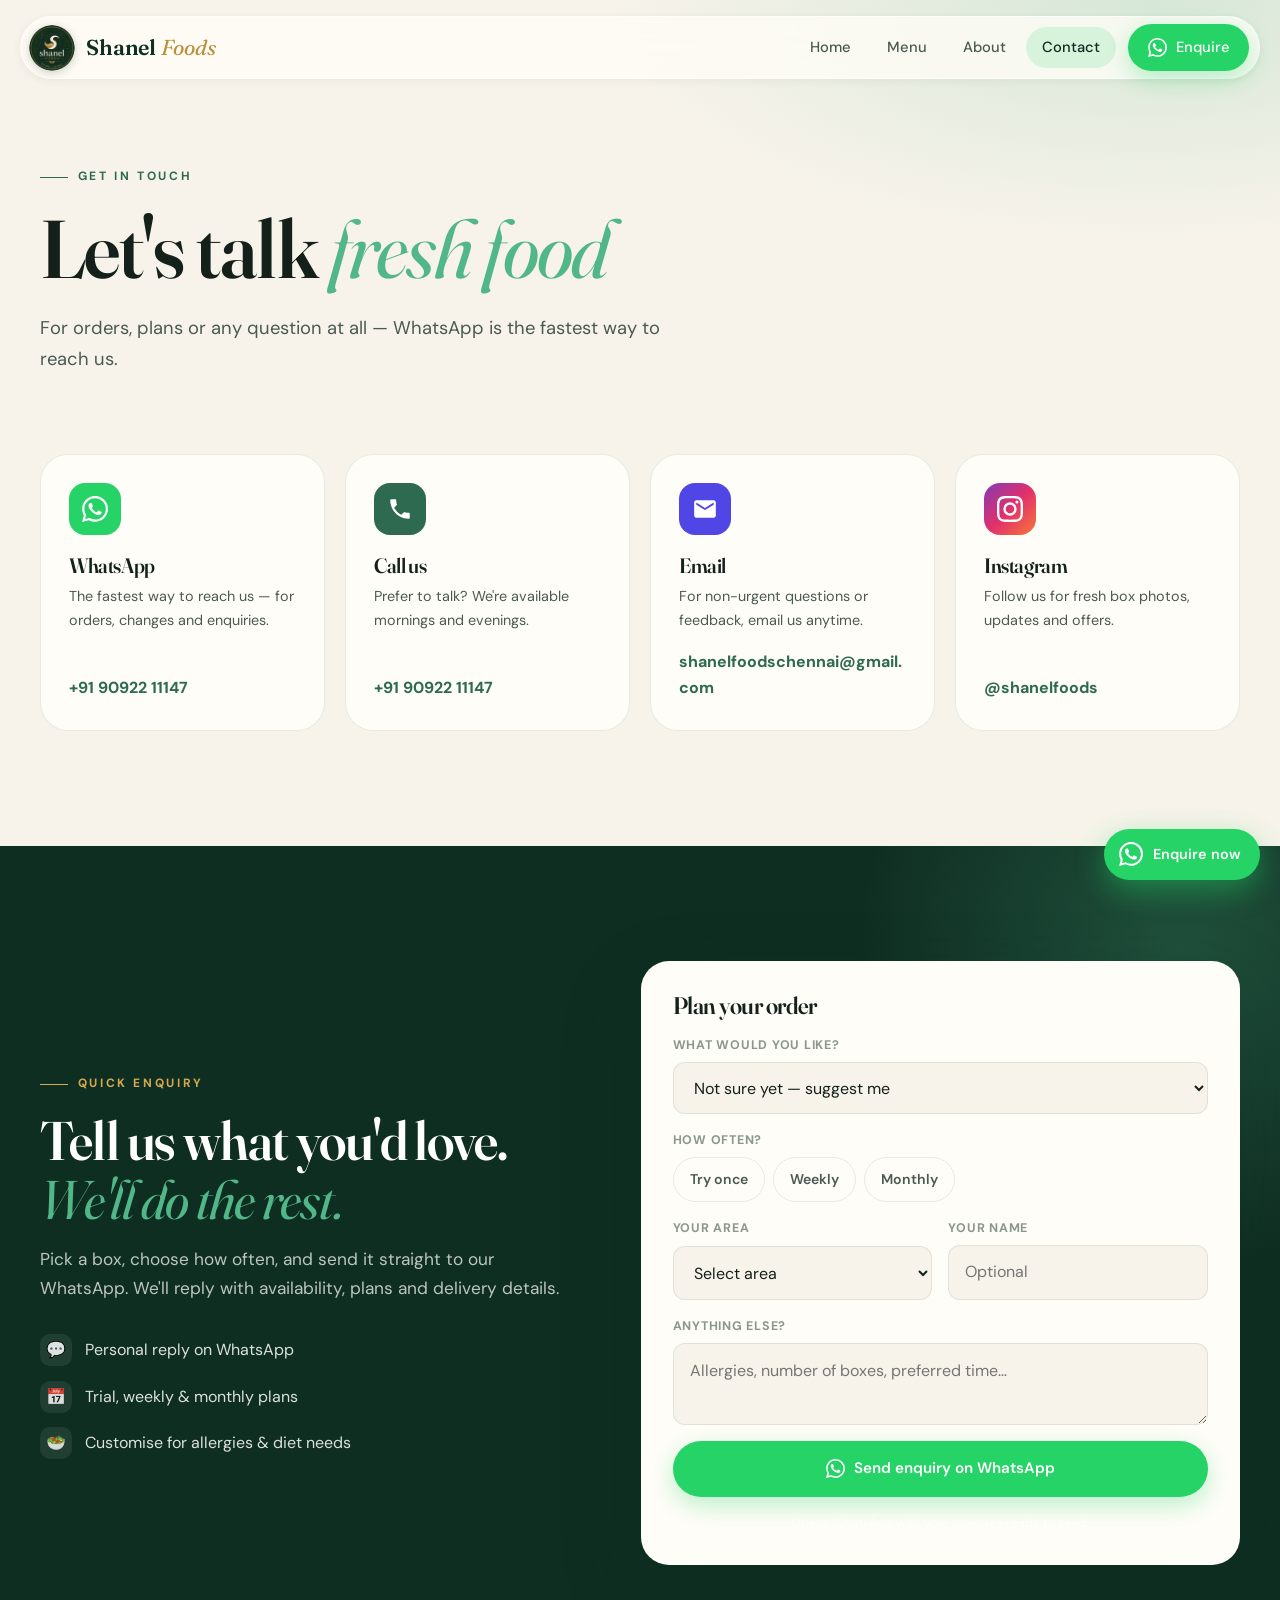
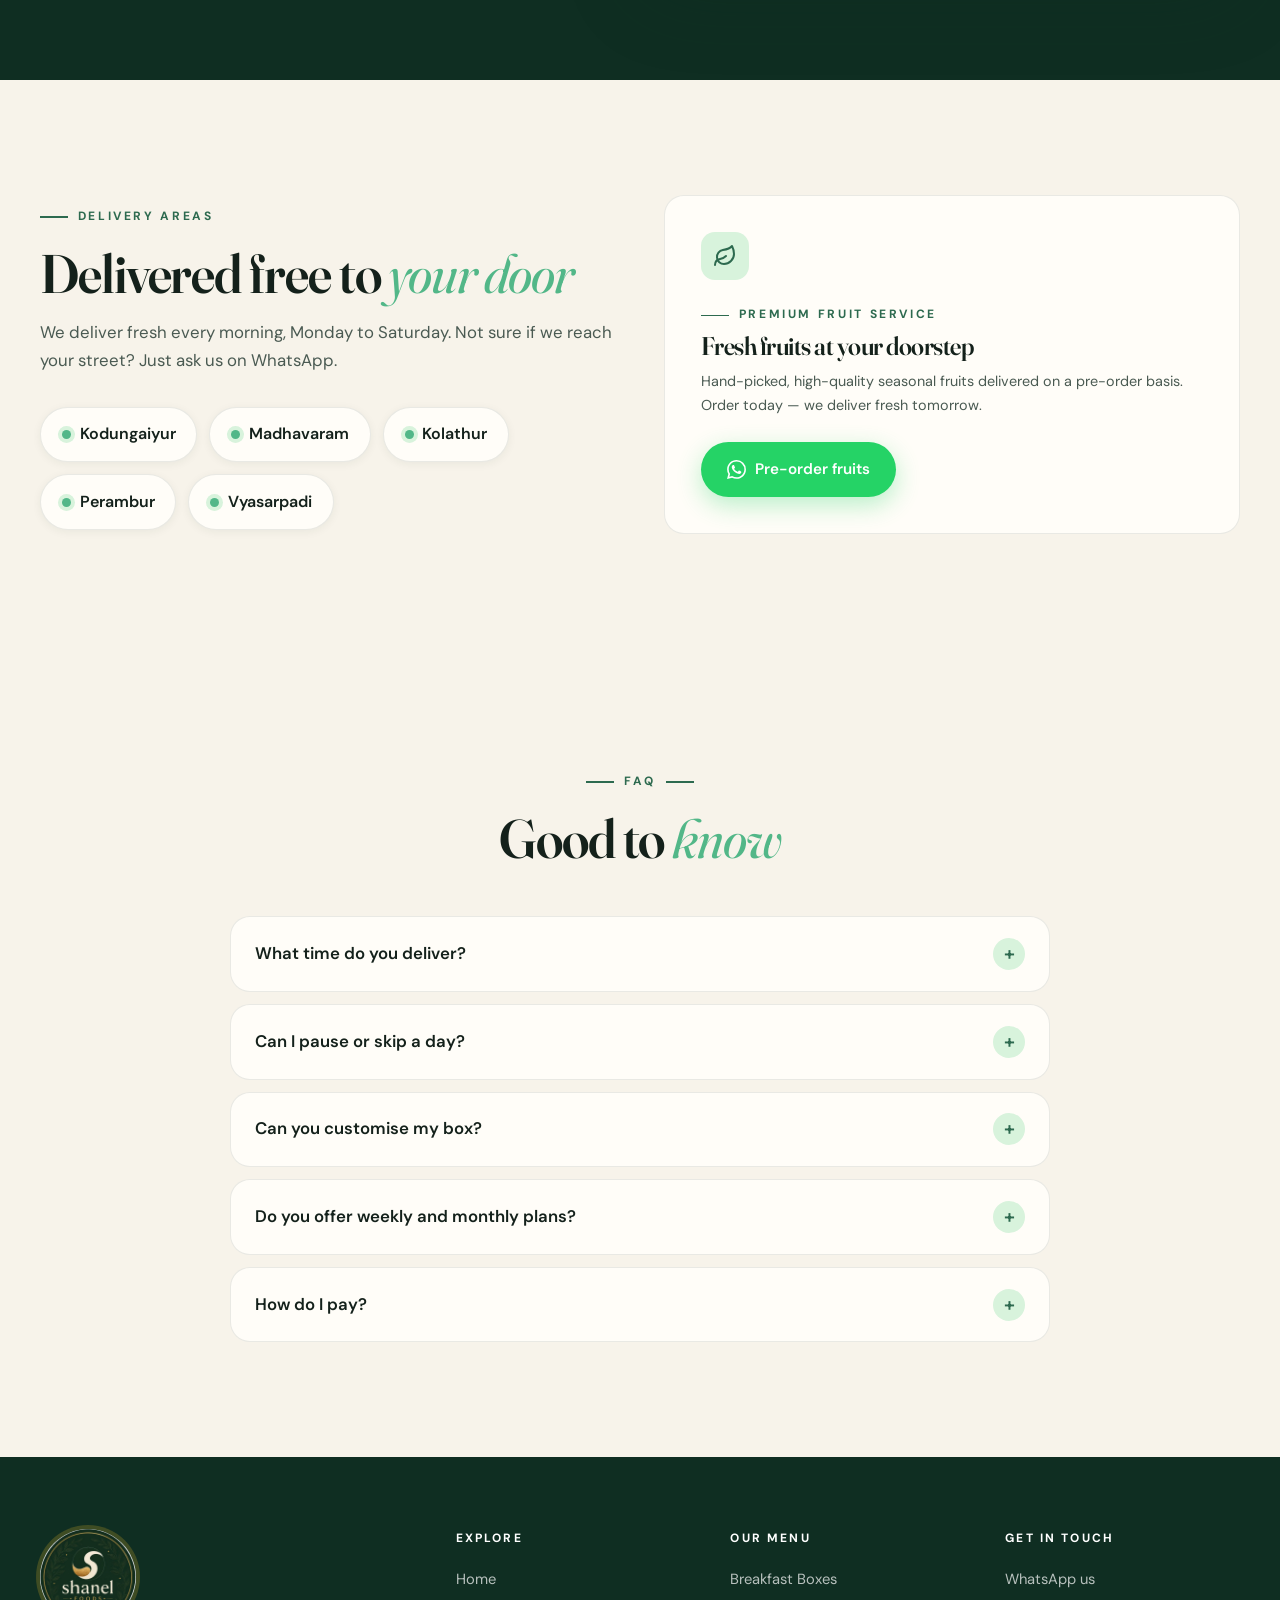
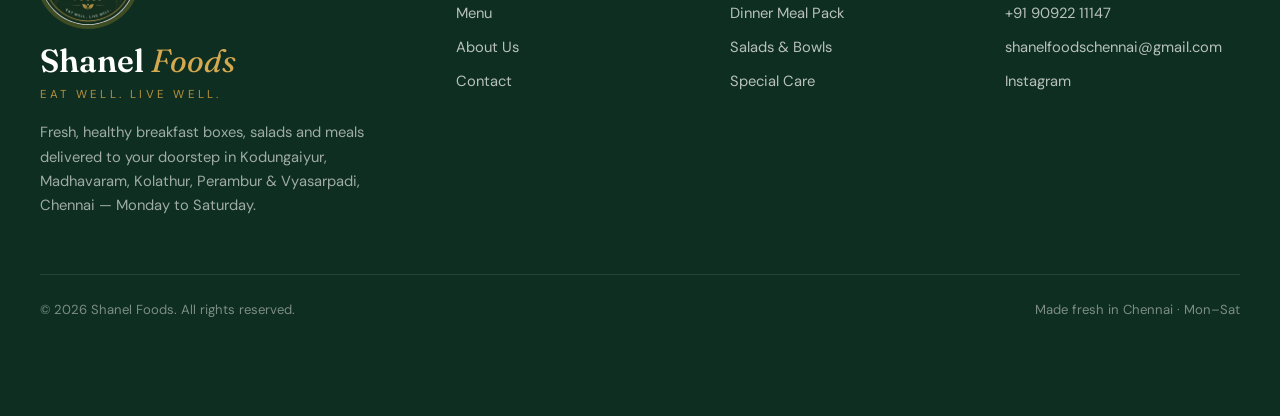
<file: contact.html>
<!DOCTYPE html>
<html lang="en">
<head>
    <meta charset="UTF-8">
    <meta name="viewport" content="width=device-width, initial-scale=1.0">
    <meta name="google-site-verification" content="KnDDmXjN0e_a5bDSrs1IpTeSx2YQhEuI0XfjEdIGVVA" />
    <title>Contact Us | Shanel Foods Chennai</title>
    <meta name="description" content="Contact Shanel Foods for orders and enquiries on WhatsApp +91 90922 11147. Delivering in Kodungaiyur, Madhavaram, Kolathur, Perambur &amp; Vyasarpadi, Chennai.">
    <meta name="robots" content="index, follow">
    <meta name="theme-color" content="#0F2E22">
    <link rel="canonical" href="https://shanelfoods.com/contact">
    <meta property="og:type" content="website">
    <meta property="og:url" content="https://shanelfoods.com/contact">
    <meta property="og:title" content="Contact Us | Shanel Foods Chennai">
    <meta property="og:description" content="Contact Shanel Foods for orders and enquiries on WhatsApp +91 90922 11147. Delivering in Kodungaiyur, Madhavaram, Kolathur, Perambur &amp; Vyasarpadi, Chennai.">
    <meta property="og:image" content="https://shanelfoods.com/images/basic-box.webp">
    <meta property="og:site_name" content="Shanel Foods">
    <meta name="twitter:card" content="summary_large_image">
    <link rel="preconnect" href="https://fonts.googleapis.com">
    <link rel="preconnect" href="https://fonts.gstatic.com" crossorigin>
    <link href="https://fonts.googleapis.com/css2?family=DM+Sans:opsz,wght@9..40,400;9..40,500;9..40,600;9..40,700&family=Fraunces:ital,opsz,wght@0,9..144,300..700;1,9..144,300..600&display=swap" rel="stylesheet">
    <link rel="stylesheet" href="styles.css">
    <link rel="icon" type="image/png" href="images/favicon.png">
    <link rel="apple-touch-icon" href="images/apple-touch-icon.png">
</head>
<body>
    <header class="site-header">
        <div class="bar">
            <a class="brand" href="index.html" aria-label="Shanel Foods home"><img src="images/logo.webp" alt="Shanel Foods logo" width="46" height="46"><span>Shanel <em>Foods</em></span></a>
            <button class="nav-toggle" type="button" aria-label="Open menu" aria-expanded="false"><span></span></button>
            <nav class="nav" aria-label="Main">
                <a href="index.html">Home</a>
                <a href="menu.html">Menu</a>
                <a href="about.html">About</a>
                <a href="contact.html" class="active" aria-current="page">Contact</a>
                <a class="btn btn-wa" href="https://wa.me/919092211147?text=Hi%20Shanel%20Foods%21%20I%27d%20like%20to%20make%20an%20enquiry." target="_blank" rel="noopener"><svg viewBox="0 0 24 24" fill="currentColor" aria-hidden="true"><path d="M17.472 14.382c-.297-.149-1.758-.867-2.03-.967-.273-.099-.471-.148-.67.15-.197.297-.767.966-.94 1.164-.173.199-.347.223-.644.075-.297-.15-1.255-.463-2.39-1.475-.883-.788-1.48-1.761-1.653-2.059-.173-.297-.018-.458.13-.606.134-.133.298-.347.446-.52.149-.174.198-.298.298-.497.099-.198.05-.371-.025-.52-.075-.149-.669-1.612-.916-2.207-.242-.579-.487-.5-.669-.51-.173-.008-.371-.01-.57-.01-.198 0-.52.074-.792.372-.272.297-1.04 1.016-1.04 2.479 0 1.462 1.065 2.875 1.213 3.074.149.198 2.096 3.2 5.077 4.487.709.306 1.262.489 1.694.625.712.227 1.36.195 1.871.118.571-.085 1.758-.719 2.006-1.413.248-.694.248-1.289.173-1.413-.074-.124-.272-.198-.57-.347m-5.421 7.403h-.004a9.87 9.87 0 01-5.031-1.378l-.361-.214-3.741.982.998-3.648-.235-.374a9.86 9.86 0 01-1.51-5.26c.001-5.45 4.436-9.884 9.888-9.884 2.64 0 5.122 1.03 6.988 2.898a9.825 9.825 0 012.893 6.994c-.003 5.45-4.437 9.884-9.885 9.884m8.413-18.297A11.815 11.815 0 0012.05 0C5.495 0 .16 5.335.157 11.892c0 2.096.547 4.142 1.588 5.945L.057 24l6.305-1.654a11.882 11.882 0 005.683 1.448h.005c6.554 0 11.89-5.335 11.893-11.893a11.821 11.821 0 00-3.48-8.413z"/></svg>Enquire</a>
            </nav>
        </div>
    </header>

    <main>
    <section class="page-hero">
        <div class="container">
            <span class="eyebrow reveal">Get in touch</span>
            <h1 class="reveal">Let's talk <em>fresh food</em></h1>
            <p class="reveal">For orders, plans or any question at all — WhatsApp is the fastest way to reach us.</p>
        </div>
    </section>

    <section style="padding-top:1rem">
        <div class="container">
            <div class="contact-grid">
                <div class="contact-card reveal"><div class="contact-icon wa"><svg viewBox="0 0 24 24" fill="currentColor" aria-hidden="true"><path d="M17.472 14.382c-.297-.149-1.758-.867-2.03-.967-.273-.099-.471-.148-.67.15-.197.297-.767.966-.94 1.164-.173.199-.347.223-.644.075-.297-.15-1.255-.463-2.39-1.475-.883-.788-1.48-1.761-1.653-2.059-.173-.297-.018-.458.13-.606.134-.133.298-.347.446-.52.149-.174.198-.298.298-.497.099-.198.05-.371-.025-.52-.075-.149-.669-1.612-.916-2.207-.242-.579-.487-.5-.669-.51-.173-.008-.371-.01-.57-.01-.198 0-.52.074-.792.372-.272.297-1.04 1.016-1.04 2.479 0 1.462 1.065 2.875 1.213 3.074.149.198 2.096 3.2 5.077 4.487.709.306 1.262.489 1.694.625.712.227 1.36.195 1.871.118.571-.085 1.758-.719 2.006-1.413.248-.694.248-1.289.173-1.413-.074-.124-.272-.198-.57-.347m-5.421 7.403h-.004a9.87 9.87 0 01-5.031-1.378l-.361-.214-3.741.982.998-3.648-.235-.374a9.86 9.86 0 01-1.51-5.26c.001-5.45 4.436-9.884 9.888-9.884 2.64 0 5.122 1.03 6.988 2.898a9.825 9.825 0 012.893 6.994c-.003 5.45-4.437 9.884-9.885 9.884m8.413-18.297A11.815 11.815 0 0012.05 0C5.495 0 .16 5.335.157 11.892c0 2.096.547 4.142 1.588 5.945L.057 24l6.305-1.654a11.882 11.882 0 005.683 1.448h.005c6.554 0 11.89-5.335 11.893-11.893a11.821 11.821 0 00-3.48-8.413z"/></svg></div><h3>WhatsApp</h3><p>The fastest way to reach us — for orders, changes and enquiries.</p><a href="https://wa.me/919092211147?text=Hi%20Shanel%20Foods%21%20I%27d%20like%20to%20make%20an%20enquiry." target="_blank" rel="noopener">+91 90922 11147</a></div>
                <div class="contact-card reveal"><div class="contact-icon ph"><svg viewBox="0 0 24 24"><path d="M6.62 10.79c1.44 2.83 3.76 5.14 6.59 6.59l2.2-2.2c.27-.27.67-.36 1.02-.24 1.12.37 2.33.57 3.57.57.55 0 1 .45 1 1V20c0 .55-.45 1-1 1-9.39 0-17-7.61-17-17 0-.55.45-1 1-1h3.5c.55 0 1 .45 1 1 0 1.25.2 2.45.57 3.57.11.35.03.74-.25 1.02l-2.2 2.2z"/></svg></div><h3>Call us</h3><p>Prefer to talk? We're available mornings and evenings.</p><a href="tel:+919092211147">+91 90922 11147</a></div>
                <div class="contact-card reveal"><div class="contact-icon em"><svg viewBox="0 0 24 24"><path d="M20 4H4c-1.1 0-2 .9-2 2v12c0 1.1.9 2 2 2h16c1.1 0 2-.9 2-2V6c0-1.1-.9-2-2-2zm0 4l-8 5-8-5V6l8 5 8-5v2z"/></svg></div><h3>Email</h3><p>For non-urgent questions or feedback, email us anytime.</p><a href="mailto:shanelfoodschennai@gmail.com">shanelfoodschennai@gmail.com</a></div>
                <div class="contact-card reveal"><div class="contact-icon ig"><svg viewBox="0 0 24 24"><path d="M12 2.163c3.204 0 3.584.012 4.85.07 3.252.148 4.771 1.691 4.919 4.919.058 1.265.069 1.645.069 4.849 0 3.205-.012 3.584-.069 4.849-.149 3.225-1.664 4.771-4.919 4.919-1.266.058-1.644.07-4.85.07-3.204 0-3.584-.012-4.849-.07-3.26-.149-4.771-1.699-4.919-4.92-.058-1.265-.07-1.644-.07-4.849 0-3.204.013-3.583.07-4.849.149-3.227 1.664-4.771 4.919-4.919 1.266-.057 1.645-.069 4.849-.069zM12 0C8.741 0 8.333.014 7.053.072 2.695.272.273 2.69.073 7.052.014 8.333 0 8.741 0 12c0 3.259.014 3.668.072 4.948.2 4.358 2.618 6.78 6.98 6.98C8.333 23.986 8.741 24 12 24c3.259 0 3.668-.014 4.948-.072 4.354-.2 6.782-2.618 6.979-6.98.059-1.28.073-1.689.073-4.948 0-3.259-.014-3.667-.072-4.947-.196-4.354-2.617-6.78-6.979-6.98C15.668.014 15.259 0 12 0zm0 5.838a6.162 6.162 0 100 12.324 6.162 6.162 0 000-12.324zM12 16a4 4 0 110-8 4 4 0 010 8zm6.406-11.845a1.44 1.44 0 100 2.881 1.44 1.44 0 000-2.881z"/></svg></div><h3>Instagram</h3><p>Follow us for fresh box photos, updates and offers.</p><a href="https://instagram.com/shanelfoods" target="_blank" rel="noopener">@shanelfoods</a></div>
            </div>
        </div>
    </section>

    <section class="band on-dark" id="enquire">
        <div class="container builder">
            <div class="reveal">
                <span class="eyebrow">Quick enquiry</span>
                <h2>Tell us what you'd love. <em>We'll do the rest.</em></h2>
                <p style="margin-top:1rem;font-size:1.08rem;">Pick a box, choose how often, and send it straight to our WhatsApp. We'll reply with availability, plans and delivery details.</p>
                <ul class="builder-points">
                    <li><span>💬</span>Personal reply on WhatsApp</li>
                    <li><span>📅</span>Trial, weekly &amp; monthly plans</li>
                    <li><span>🥗</span>Customise for allergies &amp; diet needs</li>
                </ul>
            </div>
            <form class="enquiry-form reveal" data-enquiry-form>
                <h3>Plan your order</h3>
                <div class="field">
                    <label for="eq-product">What would you like?</label>
                    <select id="eq-product" name="product"><option value="">Not sure yet — suggest me</option></select>
                </div>
                <div class="field">
                    <label>How often?</label>
                    <div class="plan-options">
                        <label><input type="radio" name="plan" value="One-time trial"><span>Try once</span></label>
                        <label><input type="radio" name="plan" value="Weekly"><span>Weekly</span></label>
                        <label><input type="radio" name="plan" value="Monthly"><span>Monthly</span></label>
                    </div>
                </div>
                <div class="form-row">
                    <div class="field">
                        <label for="eq-area">Your area</label>
                        <select id="eq-area" name="area"><option value="">Select area</option><option>Kodungaiyur</option><option>Madhavaram</option><option>Kolathur</option><option>Perambur</option><option>Vyasarpadi</option><option>Other</option></select>
                    </div>
                    <div class="field">
                        <label for="eq-name">Your name</label>
                        <input id="eq-name" name="name" type="text" placeholder="Optional" autocomplete="given-name">
                    </div>
                </div>
                <div class="field">
                    <label for="eq-note">Anything else?</label>
                    <textarea id="eq-note" name="note" placeholder="Allergies, number of boxes, preferred time…"></textarea>
                </div>
                <button class="btn btn-wa btn-block" type="submit"><svg viewBox="0 0 24 24" fill="currentColor" aria-hidden="true"><path d="M17.472 14.382c-.297-.149-1.758-.867-2.03-.967-.273-.099-.471-.148-.67.15-.197.297-.767.966-.94 1.164-.173.199-.347.223-.644.075-.297-.15-1.255-.463-2.39-1.475-.883-.788-1.48-1.761-1.653-2.059-.173-.297-.018-.458.13-.606.134-.133.298-.347.446-.52.149-.174.198-.298.298-.497.099-.198.05-.371-.025-.52-.075-.149-.669-1.612-.916-2.207-.242-.579-.487-.5-.669-.51-.173-.008-.371-.01-.57-.01-.198 0-.52.074-.792.372-.272.297-1.04 1.016-1.04 2.479 0 1.462 1.065 2.875 1.213 3.074.149.198 2.096 3.2 5.077 4.487.709.306 1.262.489 1.694.625.712.227 1.36.195 1.871.118.571-.085 1.758-.719 2.006-1.413.248-.694.248-1.289.173-1.413-.074-.124-.272-.198-.57-.347m-5.421 7.403h-.004a9.87 9.87 0 01-5.031-1.378l-.361-.214-3.741.982.998-3.648-.235-.374a9.86 9.86 0 01-1.51-5.26c.001-5.45 4.436-9.884 9.888-9.884 2.64 0 5.122 1.03 6.988 2.898a9.825 9.825 0 012.893 6.994c-.003 5.45-4.437 9.884-9.885 9.884m8.413-18.297A11.815 11.815 0 0012.05 0C5.495 0 .16 5.335.157 11.892c0 2.096.547 4.142 1.588 5.945L.057 24l6.305-1.654a11.882 11.882 0 005.683 1.448h.005c6.554 0 11.89-5.335 11.893-11.893a11.821 11.821 0 00-3.48-8.413z"/></svg>Send enquiry on WhatsApp</button>
                <p class="form-hint">Opens WhatsApp with your message ready to send.</p>
            </form>
        </div>
    </section>

    <section style="padding-bottom:0"></section>

    <section style="padding-top:0">
        <div class="container areas-wrap">
            <div class="reveal">
                <span class="eyebrow">Delivery areas</span>
                <h2>Delivered free to <em>your door</em></h2>
                <p style="margin:1rem 0 2rem;font-size:1.05rem;">We deliver fresh every morning, Monday to Saturday. Not sure if we reach your street? Just ask us on WhatsApp.</p>
                <div class="areas"><span class="area">Kodungaiyur</span><span class="area">Madhavaram</span><span class="area">Kolathur</span><span class="area">Perambur</span><span class="area">Vyasarpadi</span></div>
            </div>
            <div class="value reveal" style="padding:2.25rem;">
                <div class="value-icon"><svg viewBox="0 0 24 24" fill="none" stroke="currentColor" stroke-width="2" stroke-linecap="round" stroke-linejoin="round"><path d="M11 20A7 7 0 0 1 9.8 6.1C15.5 5 17 4.48 19 2c1 2 2 4.18 2 8 0 5.5-4.78 10-10 10z"/><path d="M2 21c0-3 1.85-5.36 5.08-6C9.5 14.52 12 13 13 12"/></svg></div>
                <span class="eyebrow" style="margin-bottom:.5rem">Premium fruit service</span>
                <h3 style="font-size:1.6rem;margin-bottom:.6rem;">Fresh fruits at your doorstep</h3>
                <p style="margin-bottom:1.5rem;">Hand-picked, high-quality seasonal fruits delivered on a pre-order basis. Order today — we deliver fresh tomorrow.</p>
                <a class="btn btn-wa" href="https://wa.me/919092211147?text=Hi%20Shanel%20Foods%21%20I%27d%20like%20to%20pre-order%20fresh%20fruits." target="_blank" rel="noopener"><svg viewBox="0 0 24 24" fill="currentColor" aria-hidden="true"><path d="M17.472 14.382c-.297-.149-1.758-.867-2.03-.967-.273-.099-.471-.148-.67.15-.197.297-.767.966-.94 1.164-.173.199-.347.223-.644.075-.297-.15-1.255-.463-2.39-1.475-.883-.788-1.48-1.761-1.653-2.059-.173-.297-.018-.458.13-.606.134-.133.298-.347.446-.52.149-.174.198-.298.298-.497.099-.198.05-.371-.025-.52-.075-.149-.669-1.612-.916-2.207-.242-.579-.487-.5-.669-.51-.173-.008-.371-.01-.57-.01-.198 0-.52.074-.792.372-.272.297-1.04 1.016-1.04 2.479 0 1.462 1.065 2.875 1.213 3.074.149.198 2.096 3.2 5.077 4.487.709.306 1.262.489 1.694.625.712.227 1.36.195 1.871.118.571-.085 1.758-.719 2.006-1.413.248-.694.248-1.289.173-1.413-.074-.124-.272-.198-.57-.347m-5.421 7.403h-.004a9.87 9.87 0 01-5.031-1.378l-.361-.214-3.741.982.998-3.648-.235-.374a9.86 9.86 0 01-1.51-5.26c.001-5.45 4.436-9.884 9.888-9.884 2.64 0 5.122 1.03 6.988 2.898a9.825 9.825 0 012.893 6.994c-.003 5.45-4.437 9.884-9.885 9.884m8.413-18.297A11.815 11.815 0 0012.05 0C5.495 0 .16 5.335.157 11.892c0 2.096.547 4.142 1.588 5.945L.057 24l6.305-1.654a11.882 11.882 0 005.683 1.448h.005c6.554 0 11.89-5.335 11.893-11.893a11.821 11.821 0 00-3.48-8.413z"/></svg>Pre-order fruits</a>
            </div>
        </div>
    </section>


    <section>
        <div class="container">
            <div class="section-head center reveal">
                <span class="eyebrow">FAQ</span>
                <h2>Good to <em>know</em></h2>
            </div>
            <div class="faq">
                <details class="reveal"><summary>What time do you deliver?</summary><p>We deliver fresh every morning, Monday to Saturday. Message us for your delivery time slot.</p></details>
                <details class="reveal"><summary>Can I pause or skip a day?</summary><p>Yes! WhatsApp us at least 24 hours in advance and we'll pause your delivery for that day.</p></details>
                <details class="reveal"><summary>Can you customise my box?</summary><p>We can make adjustments for dietary needs or allergies. Let us know when you enquire.</p></details>
                <details class="reveal"><summary>Do you offer weekly and monthly plans?</summary><p>Yes — every product is available on weekly and monthly plans. Message us on WhatsApp for details.</p></details>
                <details class="reveal"><summary>How do I pay?</summary><p>We accept UPI, bank transfer and cash.</p></details>
            </div>
        </div>
    </section>

    </main>

    <footer class="site-footer">
        <div class="container">
            <div class="footer-grid">
                <div class="footer-brand">
                    <img class="footer-logo" src="images/logo.webp" alt="Shanel Foods — Eat well. Live well." width="96" height="96" loading="lazy">
                    <div class="wordmark">Shanel <em>Foods</em></div>
                    <div class="footer-tagline">Eat well. Live well.</div>
                    <p>Fresh, healthy breakfast boxes, salads and meals delivered to your doorstep in Kodungaiyur, Madhavaram, Kolathur, Perambur &amp; Vyasarpadi, Chennai — Monday to Saturday.</p>
                </div>
                <div>
                    <h4>Explore</h4>
                    <ul>
                        <li><a href="index.html">Home</a></li>
                        <li><a href="menu.html">Menu</a></li>
                        <li><a href="about.html">About Us</a></li>
                        <li><a href="contact.html">Contact</a></li>
                    </ul>
                </div>
                <div>
                    <h4>Our Menu</h4>
                    <ul>
                        <li><a href="menu.html">Breakfast Boxes</a></li>
                        <li><a href="menu.html">Dinner Meal Pack</a></li>
                        <li><a href="menu.html">Salads &amp; Bowls</a></li>
                        <li><a href="menu.html">Special Care</a></li>
                    </ul>
                </div>
                <div>
                    <h4>Get in touch</h4>
                    <ul>
                        <li><a href="https://wa.me/919092211147?text=Hi%20Shanel%20Foods%21%20I%27d%20like%20to%20make%20an%20enquiry." target="_blank" rel="noopener">WhatsApp us</a></li>
                        <li><a href="tel:+919092211147">+91 90922 11147</a></li>
                        <li><a href="mailto:shanelfoodschennai@gmail.com">shanelfoodschennai@gmail.com</a></li>
                        <li><a href="https://instagram.com/shanelfoods" target="_blank" rel="noopener">Instagram</a></li>
                    </ul>
                </div>
            </div>
            <div class="footer-bottom">
                <span>&copy; <span data-year>2026</span> Shanel Foods. All rights reserved.</span>
                <span>Made fresh in Chennai · Mon–Sat</span>
            </div>
        </div>
    </footer>

    <a class="wa-float" href="https://wa.me/919092211147?text=Hi%20Shanel%20Foods%21%20I%27d%20like%20to%20make%20an%20enquiry." target="_blank" rel="noopener" aria-label="Enquire on WhatsApp"><svg viewBox="0 0 24 24" fill="currentColor" aria-hidden="true"><path d="M17.472 14.382c-.297-.149-1.758-.867-2.03-.967-.273-.099-.471-.148-.67.15-.197.297-.767.966-.94 1.164-.173.199-.347.223-.644.075-.297-.15-1.255-.463-2.39-1.475-.883-.788-1.48-1.761-1.653-2.059-.173-.297-.018-.458.13-.606.134-.133.298-.347.446-.52.149-.174.198-.298.298-.497.099-.198.05-.371-.025-.52-.075-.149-.669-1.612-.916-2.207-.242-.579-.487-.5-.669-.51-.173-.008-.371-.01-.57-.01-.198 0-.52.074-.792.372-.272.297-1.04 1.016-1.04 2.479 0 1.462 1.065 2.875 1.213 3.074.149.198 2.096 3.2 5.077 4.487.709.306 1.262.489 1.694.625.712.227 1.36.195 1.871.118.571-.085 1.758-.719 2.006-1.413.248-.694.248-1.289.173-1.413-.074-.124-.272-.198-.57-.347m-5.421 7.403h-.004a9.87 9.87 0 01-5.031-1.378l-.361-.214-3.741.982.998-3.648-.235-.374a9.86 9.86 0 01-1.51-5.26c.001-5.45 4.436-9.884 9.888-9.884 2.64 0 5.122 1.03 6.988 2.898a9.825 9.825 0 012.893 6.994c-.003 5.45-4.437 9.884-9.885 9.884m8.413-18.297A11.815 11.815 0 0012.05 0C5.495 0 .16 5.335.157 11.892c0 2.096.547 4.142 1.588 5.945L.057 24l6.305-1.654a11.882 11.882 0 005.683 1.448h.005c6.554 0 11.89-5.335 11.893-11.893a11.821 11.821 0 00-3.48-8.413z"/></svg><span>Enquire now</span></a>

    <script src="products.js"></script>
    <script src="main.js"></script>
</body>
</html>
</file>
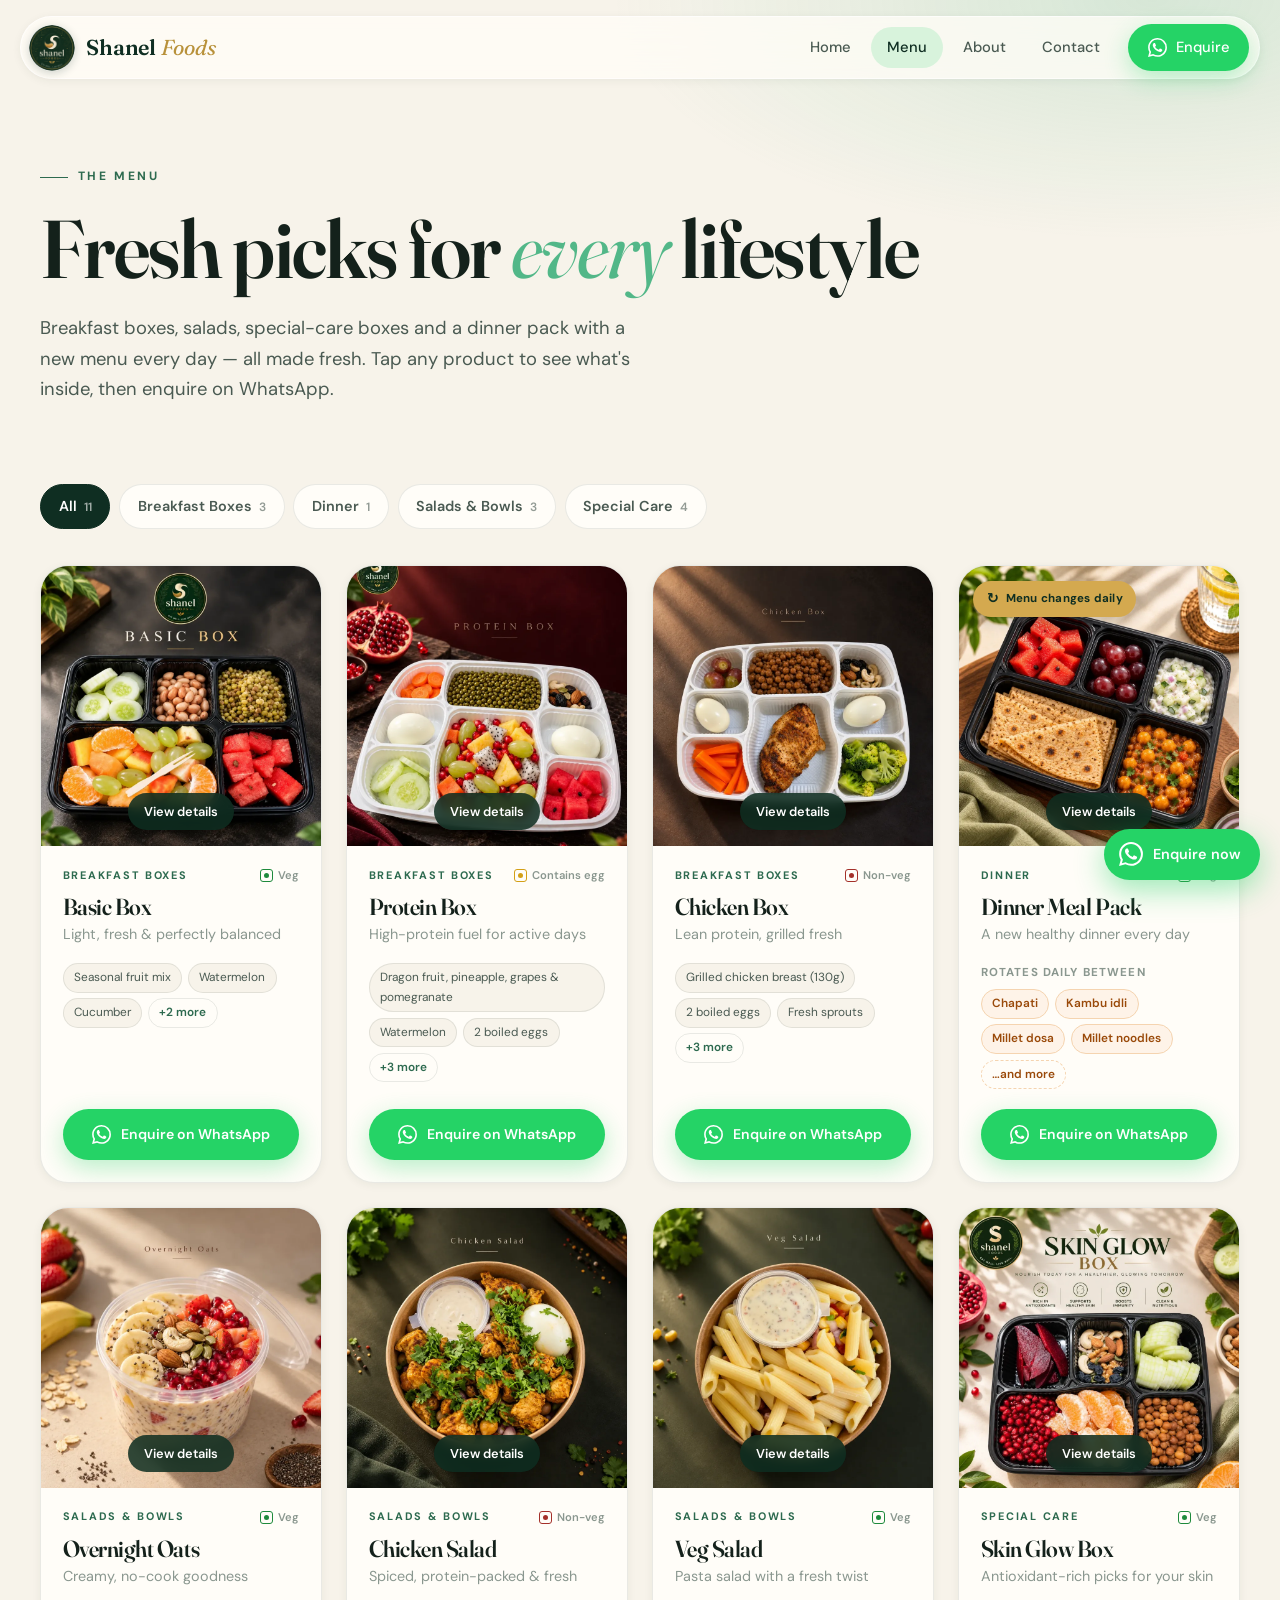
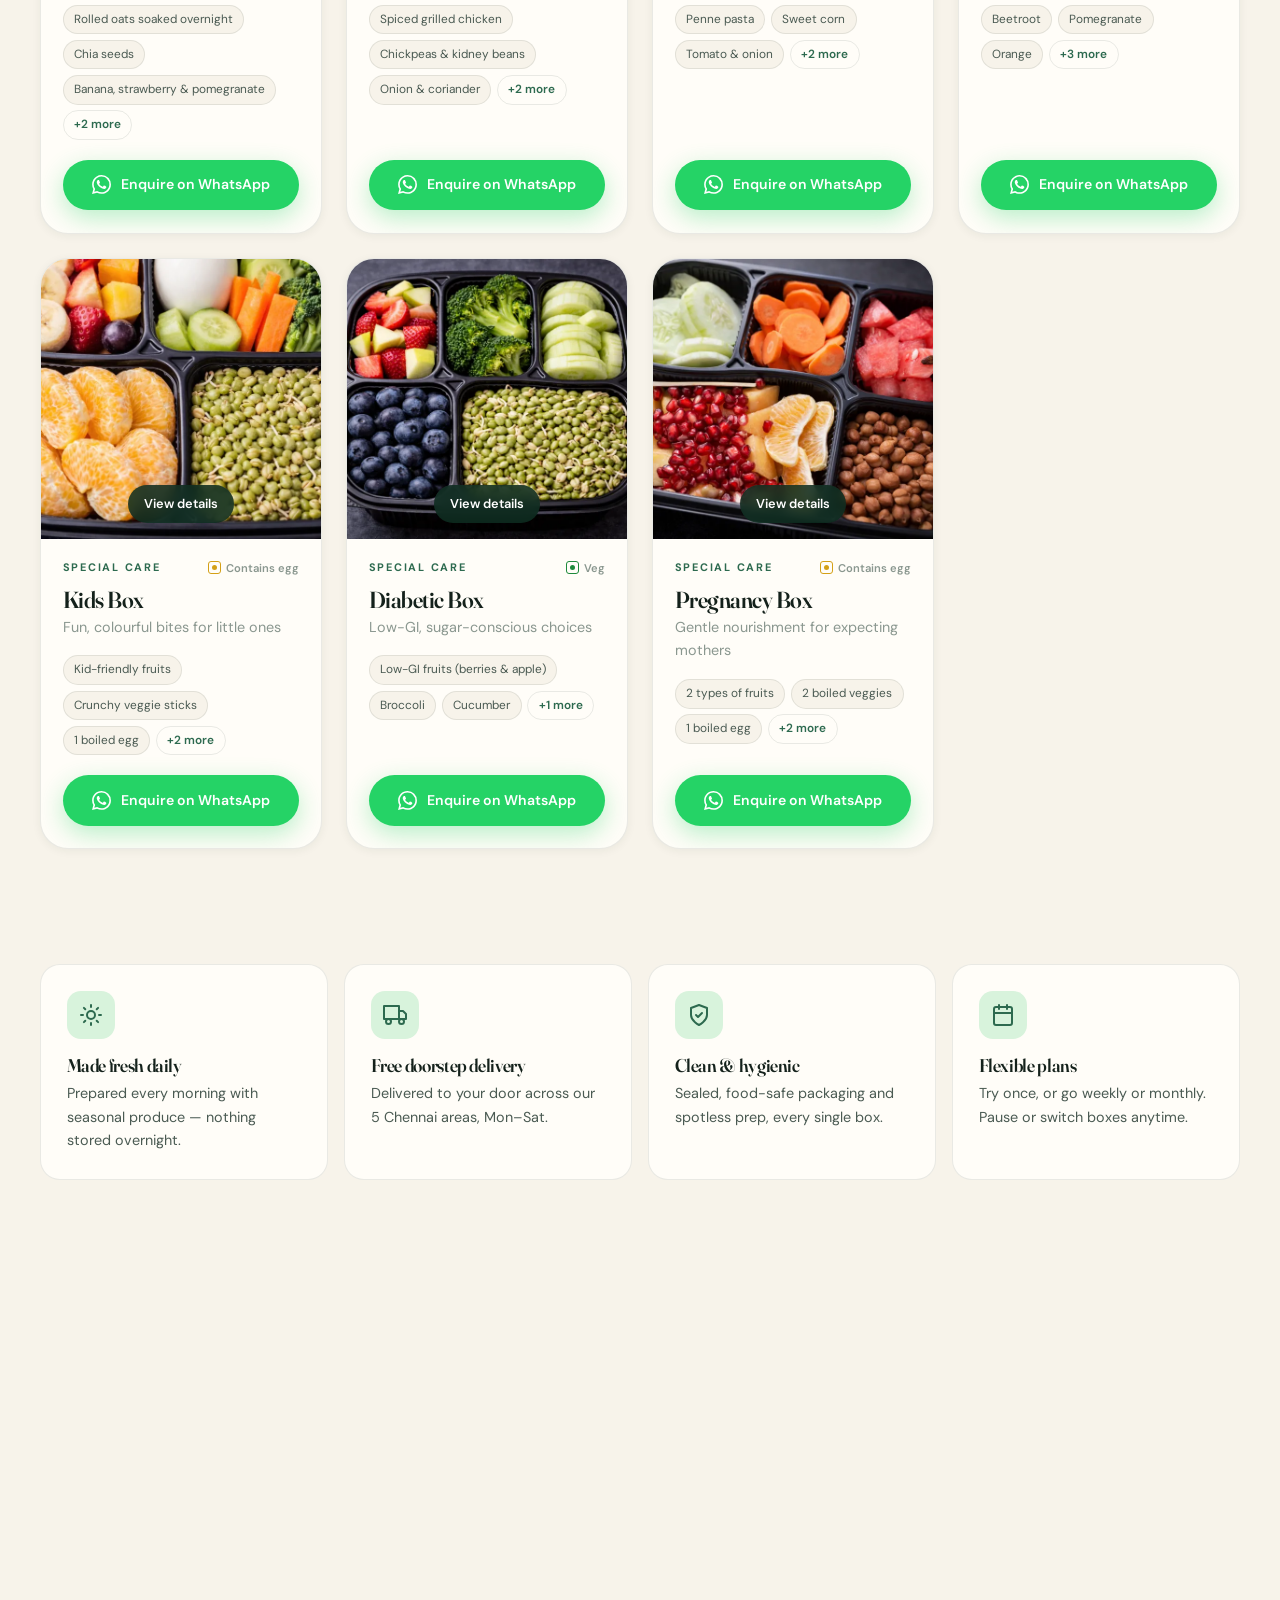
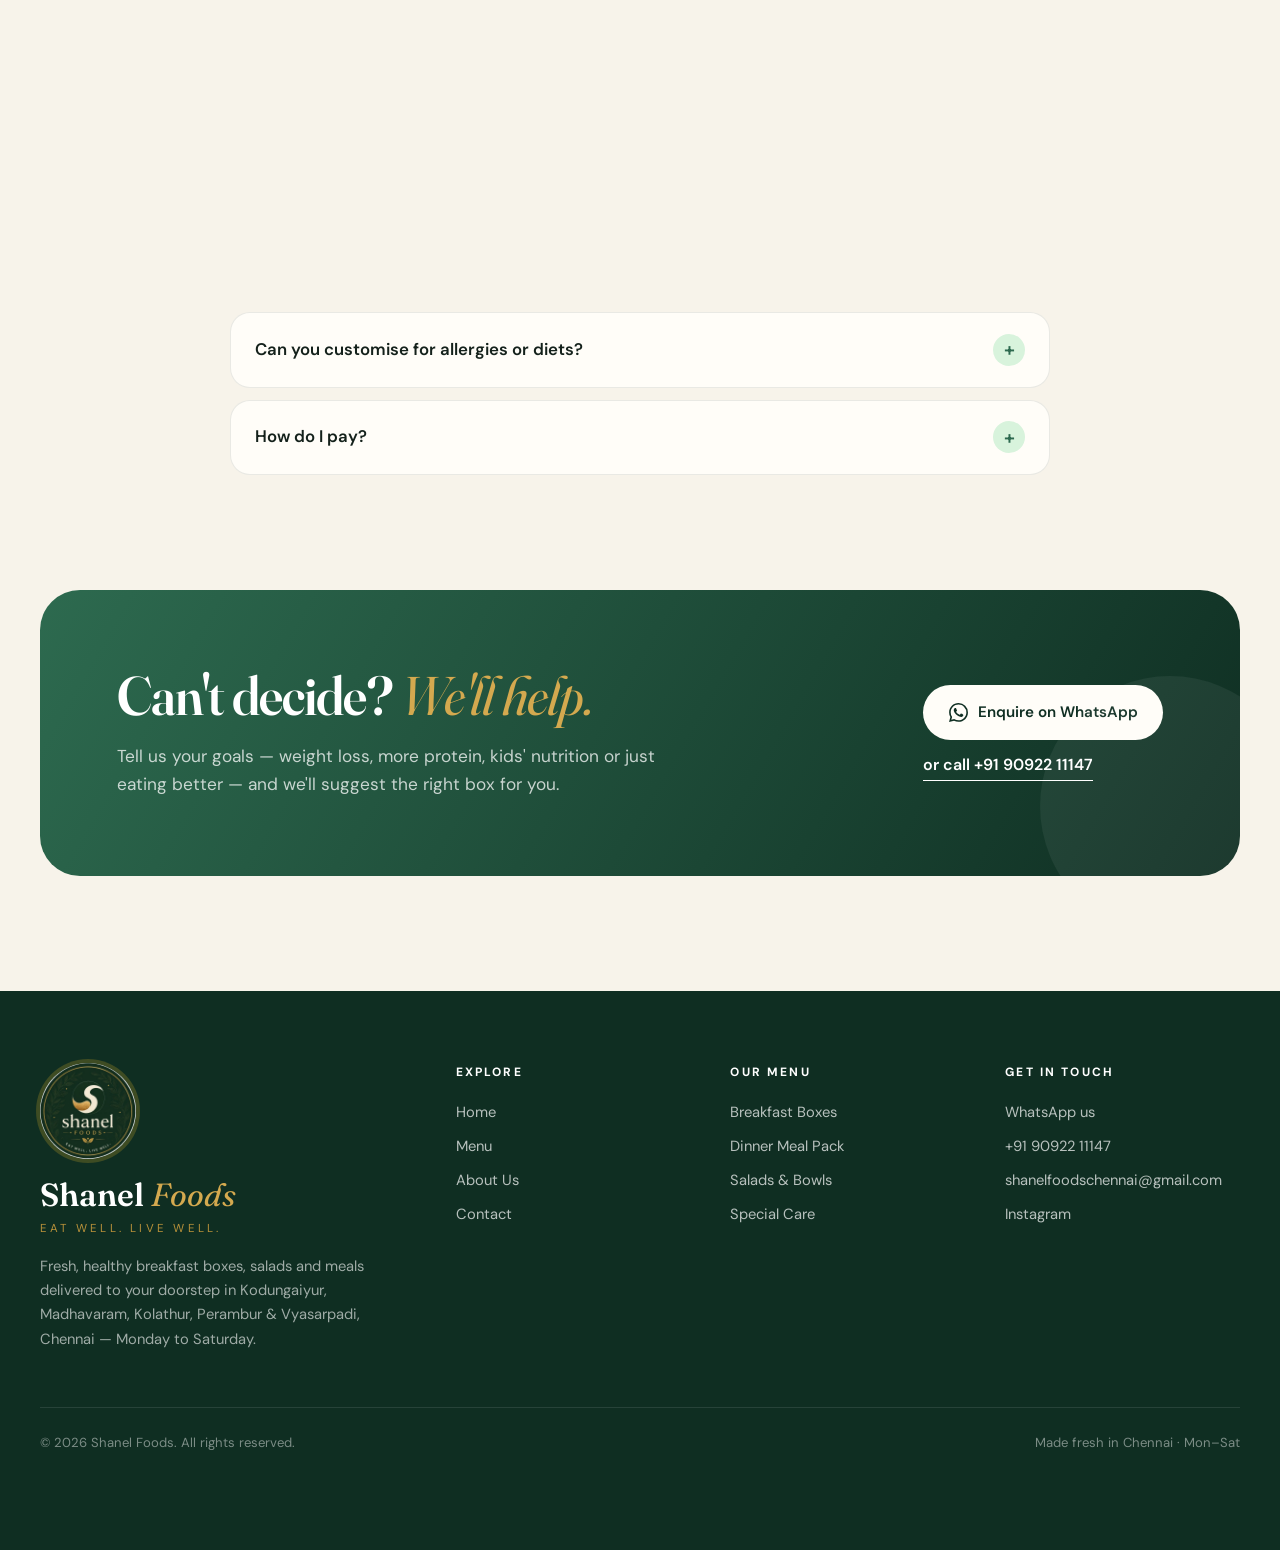
<file: menu.html>
<!DOCTYPE html>
<html lang="en">
<head>
    <meta charset="UTF-8">
    <meta name="viewport" content="width=device-width, initial-scale=1.0">
    <meta name="google-site-verification" content="KnDDmXjN0e_a5bDSrs1IpTeSx2YQhEuI0XfjEdIGVVA" />
    <title>Our Menu — Breakfast Boxes, Salads &amp; Meals | Shanel Foods Chennai</title>
    <meta name="description" content="Explore the Shanel Foods menu: Basic Box, Protein Box, Chicken Box, Dinner Meal Pack, Overnight Oats, Chicken &amp; Veg Salads, Skin Glow, Kids, Diabetic &amp; Pregnancy boxes. Enquire on WhatsApp.">
    <meta name="robots" content="index, follow">
    <meta name="theme-color" content="#0F2E22">
    <link rel="canonical" href="https://shanelfoods.com/menu">
    <meta property="og:type" content="website">
    <meta property="og:url" content="https://shanelfoods.com/menu">
    <meta property="og:title" content="Our Menu — Breakfast Boxes, Salads &amp; Meals | Shanel Foods Chennai">
    <meta property="og:description" content="Explore the Shanel Foods menu: Basic Box, Protein Box, Chicken Box, Dinner Meal Pack, Overnight Oats, Chicken &amp; Veg Salads, Skin Glow, Kids, Diabetic &amp; Pregnancy boxes. Enquire on WhatsApp.">
    <meta property="og:image" content="https://shanelfoods.com/images/basic-box.webp">
    <meta property="og:site_name" content="Shanel Foods">
    <meta name="twitter:card" content="summary_large_image">
    <link rel="preconnect" href="https://fonts.googleapis.com">
    <link rel="preconnect" href="https://fonts.gstatic.com" crossorigin>
    <link href="https://fonts.googleapis.com/css2?family=DM+Sans:opsz,wght@9..40,400;9..40,500;9..40,600;9..40,700&family=Fraunces:ital,opsz,wght@0,9..144,300..700;1,9..144,300..600&display=swap" rel="stylesheet">
    <link rel="stylesheet" href="styles.css">
    <link rel="icon" type="image/png" href="images/favicon.png">
    <link rel="apple-touch-icon" href="images/apple-touch-icon.png">
</head>
<body>
    <header class="site-header">
        <div class="bar">
            <a class="brand" href="index.html" aria-label="Shanel Foods home"><img src="images/logo.webp" alt="Shanel Foods logo" width="46" height="46"><span>Shanel <em>Foods</em></span></a>
            <button class="nav-toggle" type="button" aria-label="Open menu" aria-expanded="false"><span></span></button>
            <nav class="nav" aria-label="Main">
                <a href="index.html">Home</a>
                <a href="menu.html" class="active" aria-current="page">Menu</a>
                <a href="about.html">About</a>
                <a href="contact.html">Contact</a>
                <a class="btn btn-wa" href="https://wa.me/919092211147?text=Hi%20Shanel%20Foods%21%20I%27d%20like%20to%20make%20an%20enquiry." target="_blank" rel="noopener"><svg viewBox="0 0 24 24" fill="currentColor" aria-hidden="true"><path d="M17.472 14.382c-.297-.149-1.758-.867-2.03-.967-.273-.099-.471-.148-.67.15-.197.297-.767.966-.94 1.164-.173.199-.347.223-.644.075-.297-.15-1.255-.463-2.39-1.475-.883-.788-1.48-1.761-1.653-2.059-.173-.297-.018-.458.13-.606.134-.133.298-.347.446-.52.149-.174.198-.298.298-.497.099-.198.05-.371-.025-.52-.075-.149-.669-1.612-.916-2.207-.242-.579-.487-.5-.669-.51-.173-.008-.371-.01-.57-.01-.198 0-.52.074-.792.372-.272.297-1.04 1.016-1.04 2.479 0 1.462 1.065 2.875 1.213 3.074.149.198 2.096 3.2 5.077 4.487.709.306 1.262.489 1.694.625.712.227 1.36.195 1.871.118.571-.085 1.758-.719 2.006-1.413.248-.694.248-1.289.173-1.413-.074-.124-.272-.198-.57-.347m-5.421 7.403h-.004a9.87 9.87 0 01-5.031-1.378l-.361-.214-3.741.982.998-3.648-.235-.374a9.86 9.86 0 01-1.51-5.26c.001-5.45 4.436-9.884 9.888-9.884 2.64 0 5.122 1.03 6.988 2.898a9.825 9.825 0 012.893 6.994c-.003 5.45-4.437 9.884-9.885 9.884m8.413-18.297A11.815 11.815 0 0012.05 0C5.495 0 .16 5.335.157 11.892c0 2.096.547 4.142 1.588 5.945L.057 24l6.305-1.654a11.882 11.882 0 005.683 1.448h.005c6.554 0 11.89-5.335 11.893-11.893a11.821 11.821 0 00-3.48-8.413z"/></svg>Enquire</a>
            </nav>
        </div>
    </header>

    <main>
    <section class="page-hero">
        <div class="container">
            <span class="eyebrow reveal">The menu</span>
            <h1 class="reveal">Fresh picks for <em>every</em> lifestyle</h1>
            <p class="reveal">Breakfast boxes, salads, special-care boxes and a dinner pack with a new menu every day — all made fresh. Tap any product to see what's inside, then enquire on WhatsApp.</p>
        </div>
    </section>

    <section style="padding-top:1rem">
        <div class="container">
            <div class="chips reveal" data-filter-chips role="toolbar" aria-label="Filter menu"></div>
            <div class="pgrid" data-products="all"></div>
        </div>
    </section>

    <section style="padding-top:0">
        <div class="container">

            <div class="values">
                <div class="value reveal"><div class="value-icon"><svg viewBox="0 0 24 24" fill="none" stroke="currentColor" stroke-width="2" stroke-linecap="round"><circle cx="12" cy="12" r="4"/><path d="M12 2v2M12 20v2M4.9 4.9l1.4 1.4M17.7 17.7l1.4 1.4M2 12h2M20 12h2M4.9 19.1l1.4-1.4M17.7 6.3l1.4-1.4"/></svg></div><h3>Made fresh daily</h3><p>Prepared every morning with seasonal produce — nothing stored overnight.</p></div>
                <div class="value reveal"><div class="value-icon"><svg viewBox="0 0 24 24" fill="none" stroke="currentColor" stroke-width="2" stroke-linecap="round" stroke-linejoin="round"><rect x="1" y="3" width="15" height="13"/><path d="M16 8h4l3 3v5h-7V8z"/><circle cx="5.5" cy="18.5" r="2.5"/><circle cx="18.5" cy="18.5" r="2.5"/></svg></div><h3>Free doorstep delivery</h3><p>Delivered to your door across our 5 Chennai areas, Mon–Sat.</p></div>
                <div class="value reveal"><div class="value-icon"><svg viewBox="0 0 24 24" fill="none" stroke="currentColor" stroke-width="2" stroke-linecap="round" stroke-linejoin="round"><path d="M12 22s8-4 8-10V5l-8-3-8 3v7c0 6 8 10 8 10z"/><path d="m9 12 2 2 4-4"/></svg></div><h3>Clean &amp; hygienic</h3><p>Sealed, food-safe packaging and spotless prep, every single box.</p></div>
                <div class="value reveal"><div class="value-icon"><svg viewBox="0 0 24 24" fill="none" stroke="currentColor" stroke-width="2" stroke-linecap="round" stroke-linejoin="round"><rect x="3" y="4" width="18" height="18" rx="2"/><path d="M16 2v4M8 2v4M3 10h18"/></svg></div><h3>Flexible plans</h3><p>Try once, or go weekly or monthly. Pause or switch boxes anytime.</p></div>
            </div>

        </div>
    </section>

    <section>
        <div class="container">
            <div class="section-head center reveal">
                <span class="eyebrow">FAQ</span>
                <h2>Good to <em>know</em></h2>
            </div>
            <div class="faq">
                <details class="reveal"><summary>How do I order or enquire?</summary><p>Just message us on WhatsApp with the product you like — or use the enquiry form — and we'll reply with availability, plans and delivery details.</p></details>
                <details class="reveal"><summary>When do you deliver?</summary><p>Every morning, Monday to Saturday. Sundays are our day off.</p></details>
                <details class="reveal"><summary>Do you have weekly or monthly plans?</summary><p>Yes! Every product is available as a one-time order, or on weekly and monthly plans. Ask us on WhatsApp for plan details.</p></details>
                <details class="reveal"><summary>Can I switch boxes or pause a day?</summary><p>Of course. Let us know on WhatsApp at least 24 hours in advance and we'll switch or pause your delivery.</p></details>
                <details class="reveal"><summary>Can you customise for allergies or diets?</summary><p>We can make adjustments for allergies and dietary needs. Mention it in your enquiry and we'll take care of it.</p></details>
                <details class="reveal"><summary>How do I pay?</summary><p>We accept UPI, bank transfer and cash.</p></details>
            </div>
        </div>
    </section>


    <section class="cta">
        <div class="container">
            <div class="cta-card reveal">
                <div class="cta-art"></div>
                <div>
                    <h2>Can't decide? <em style='color:var(--saffron)'>We'll help.</em></h2>
                    <p>Tell us your goals — weight loss, more protein, kids' nutrition or just eating better — and we'll suggest the right box for you.</p>
                </div>
                <div class="actions">
                    <a class="btn btn-light" href="https://wa.me/919092211147?text=Hi%20Shanel%20Foods%21%20Can%20you%20help%20me%20choose%20the%20right%20box%3F" target="_blank" rel="noopener"><svg viewBox="0 0 24 24" fill="currentColor" aria-hidden="true"><path d="M17.472 14.382c-.297-.149-1.758-.867-2.03-.967-.273-.099-.471-.148-.67.15-.197.297-.767.966-.94 1.164-.173.199-.347.223-.644.075-.297-.15-1.255-.463-2.39-1.475-.883-.788-1.48-1.761-1.653-2.059-.173-.297-.018-.458.13-.606.134-.133.298-.347.446-.52.149-.174.198-.298.298-.497.099-.198.05-.371-.025-.52-.075-.149-.669-1.612-.916-2.207-.242-.579-.487-.5-.669-.51-.173-.008-.371-.01-.57-.01-.198 0-.52.074-.792.372-.272.297-1.04 1.016-1.04 2.479 0 1.462 1.065 2.875 1.213 3.074.149.198 2.096 3.2 5.077 4.487.709.306 1.262.489 1.694.625.712.227 1.36.195 1.871.118.571-.085 1.758-.719 2.006-1.413.248-.694.248-1.289.173-1.413-.074-.124-.272-.198-.57-.347m-5.421 7.403h-.004a9.87 9.87 0 01-5.031-1.378l-.361-.214-3.741.982.998-3.648-.235-.374a9.86 9.86 0 01-1.51-5.26c.001-5.45 4.436-9.884 9.888-9.884 2.64 0 5.122 1.03 6.988 2.898a9.825 9.825 0 012.893 6.994c-.003 5.45-4.437 9.884-9.885 9.884m8.413-18.297A11.815 11.815 0 0012.05 0C5.495 0 .16 5.335.157 11.892c0 2.096.547 4.142 1.588 5.945L.057 24l6.305-1.654a11.882 11.882 0 005.683 1.448h.005c6.554 0 11.89-5.335 11.893-11.893a11.821 11.821 0 00-3.48-8.413z"/></svg>Enquire on WhatsApp</a>
                    <a class="link-arrow" style="color:#fff" href="tel:+919092211147">or call +91 90922 11147</a>
                </div>
            </div>
        </div>
    </section>

    </main>

    <footer class="site-footer">
        <div class="container">
            <div class="footer-grid">
                <div class="footer-brand">
                    <img class="footer-logo" src="images/logo.webp" alt="Shanel Foods — Eat well. Live well." width="96" height="96" loading="lazy">
                    <div class="wordmark">Shanel <em>Foods</em></div>
                    <div class="footer-tagline">Eat well. Live well.</div>
                    <p>Fresh, healthy breakfast boxes, salads and meals delivered to your doorstep in Kodungaiyur, Madhavaram, Kolathur, Perambur &amp; Vyasarpadi, Chennai — Monday to Saturday.</p>
                </div>
                <div>
                    <h4>Explore</h4>
                    <ul>
                        <li><a href="index.html">Home</a></li>
                        <li><a href="menu.html">Menu</a></li>
                        <li><a href="about.html">About Us</a></li>
                        <li><a href="contact.html">Contact</a></li>
                    </ul>
                </div>
                <div>
                    <h4>Our Menu</h4>
                    <ul>
                        <li><a href="menu.html">Breakfast Boxes</a></li>
                        <li><a href="menu.html">Dinner Meal Pack</a></li>
                        <li><a href="menu.html">Salads &amp; Bowls</a></li>
                        <li><a href="menu.html">Special Care</a></li>
                    </ul>
                </div>
                <div>
                    <h4>Get in touch</h4>
                    <ul>
                        <li><a href="https://wa.me/919092211147?text=Hi%20Shanel%20Foods%21%20I%27d%20like%20to%20make%20an%20enquiry." target="_blank" rel="noopener">WhatsApp us</a></li>
                        <li><a href="tel:+919092211147">+91 90922 11147</a></li>
                        <li><a href="mailto:shanelfoodschennai@gmail.com">shanelfoodschennai@gmail.com</a></li>
                        <li><a href="https://instagram.com/shanelfoods" target="_blank" rel="noopener">Instagram</a></li>
                    </ul>
                </div>
            </div>
            <div class="footer-bottom">
                <span>&copy; <span data-year>2026</span> Shanel Foods. All rights reserved.</span>
                <span>Made fresh in Chennai · Mon–Sat</span>
            </div>
        </div>
    </footer>

    <a class="wa-float" href="https://wa.me/919092211147?text=Hi%20Shanel%20Foods%21%20I%27d%20like%20to%20make%20an%20enquiry." target="_blank" rel="noopener" aria-label="Enquire on WhatsApp"><svg viewBox="0 0 24 24" fill="currentColor" aria-hidden="true"><path d="M17.472 14.382c-.297-.149-1.758-.867-2.03-.967-.273-.099-.471-.148-.67.15-.197.297-.767.966-.94 1.164-.173.199-.347.223-.644.075-.297-.15-1.255-.463-2.39-1.475-.883-.788-1.48-1.761-1.653-2.059-.173-.297-.018-.458.13-.606.134-.133.298-.347.446-.52.149-.174.198-.298.298-.497.099-.198.05-.371-.025-.52-.075-.149-.669-1.612-.916-2.207-.242-.579-.487-.5-.669-.51-.173-.008-.371-.01-.57-.01-.198 0-.52.074-.792.372-.272.297-1.04 1.016-1.04 2.479 0 1.462 1.065 2.875 1.213 3.074.149.198 2.096 3.2 5.077 4.487.709.306 1.262.489 1.694.625.712.227 1.36.195 1.871.118.571-.085 1.758-.719 2.006-1.413.248-.694.248-1.289.173-1.413-.074-.124-.272-.198-.57-.347m-5.421 7.403h-.004a9.87 9.87 0 01-5.031-1.378l-.361-.214-3.741.982.998-3.648-.235-.374a9.86 9.86 0 01-1.51-5.26c.001-5.45 4.436-9.884 9.888-9.884 2.64 0 5.122 1.03 6.988 2.898a9.825 9.825 0 012.893 6.994c-.003 5.45-4.437 9.884-9.885 9.884m8.413-18.297A11.815 11.815 0 0012.05 0C5.495 0 .16 5.335.157 11.892c0 2.096.547 4.142 1.588 5.945L.057 24l6.305-1.654a11.882 11.882 0 005.683 1.448h.005c6.554 0 11.89-5.335 11.893-11.893a11.821 11.821 0 00-3.48-8.413z"/></svg><span>Enquire now</span></a>

    <script src="products.js"></script>
    <script src="main.js"></script>
</body>
</html>
</file>
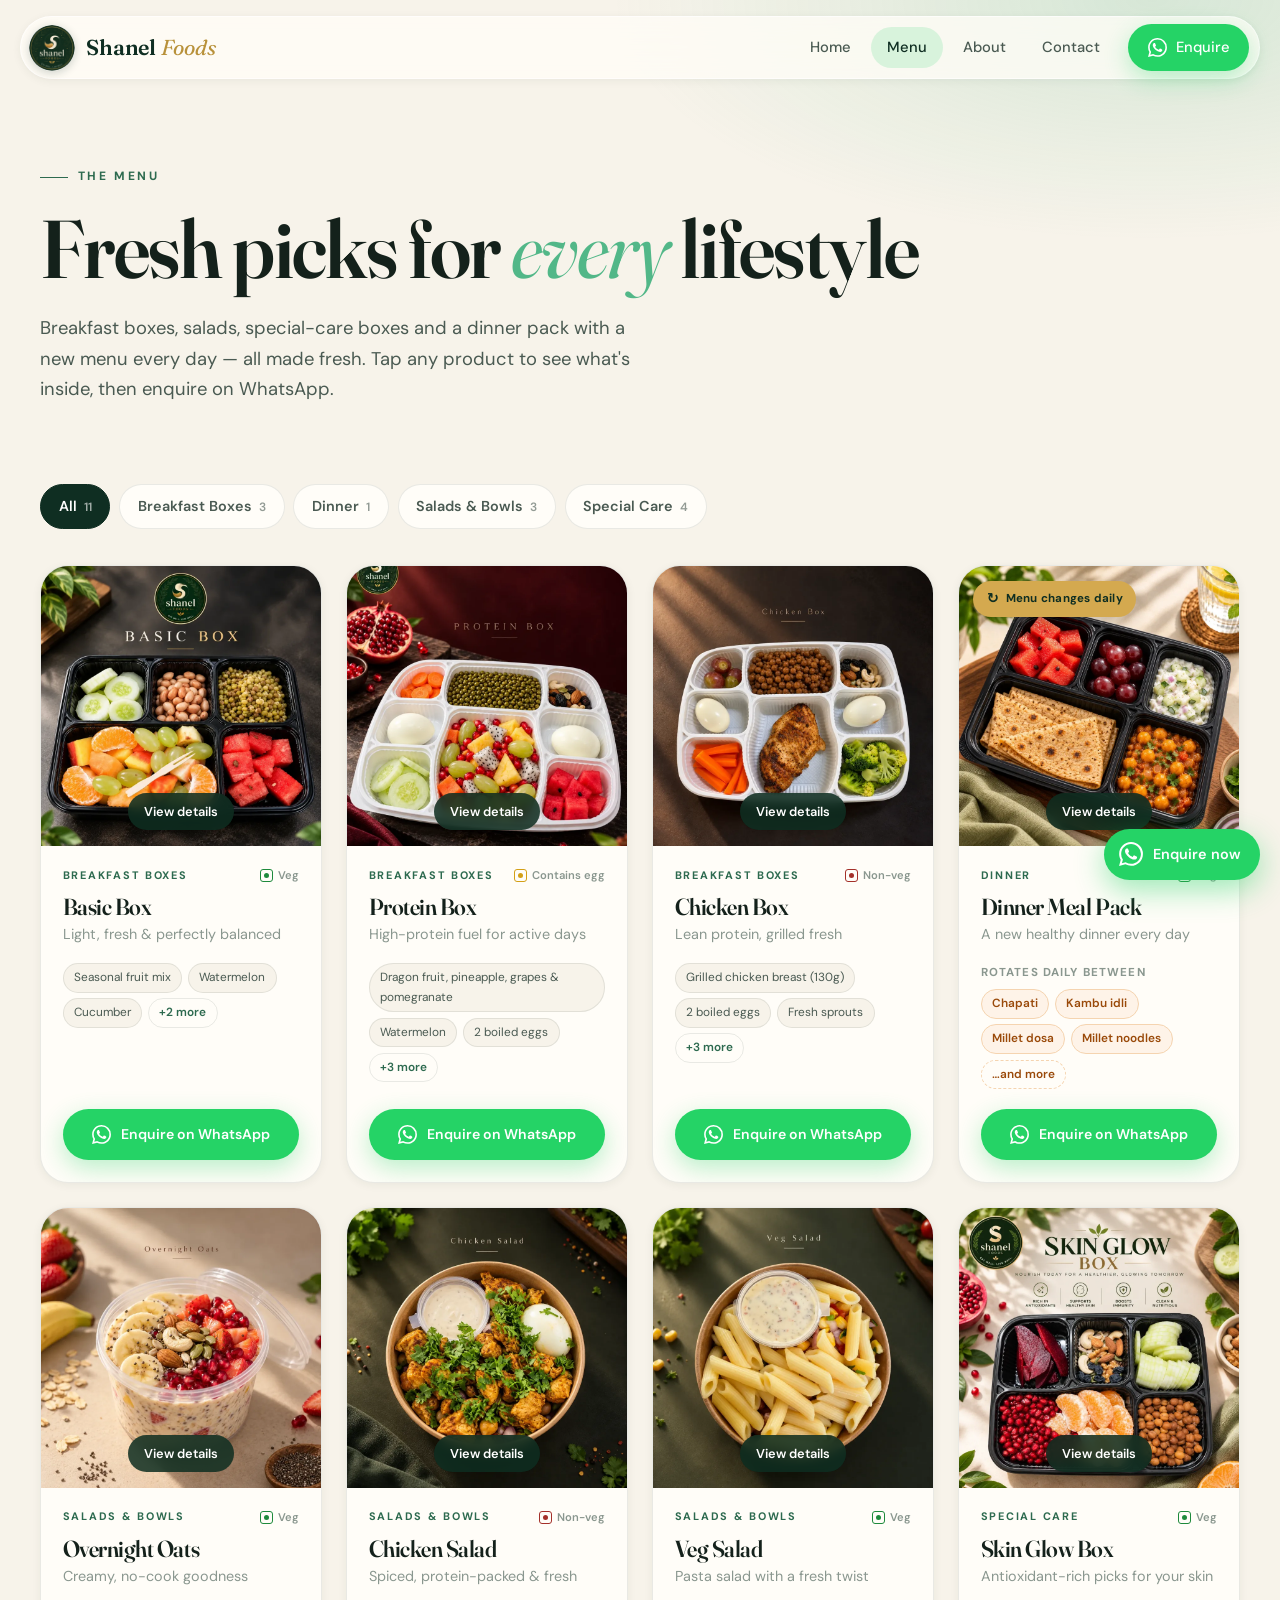
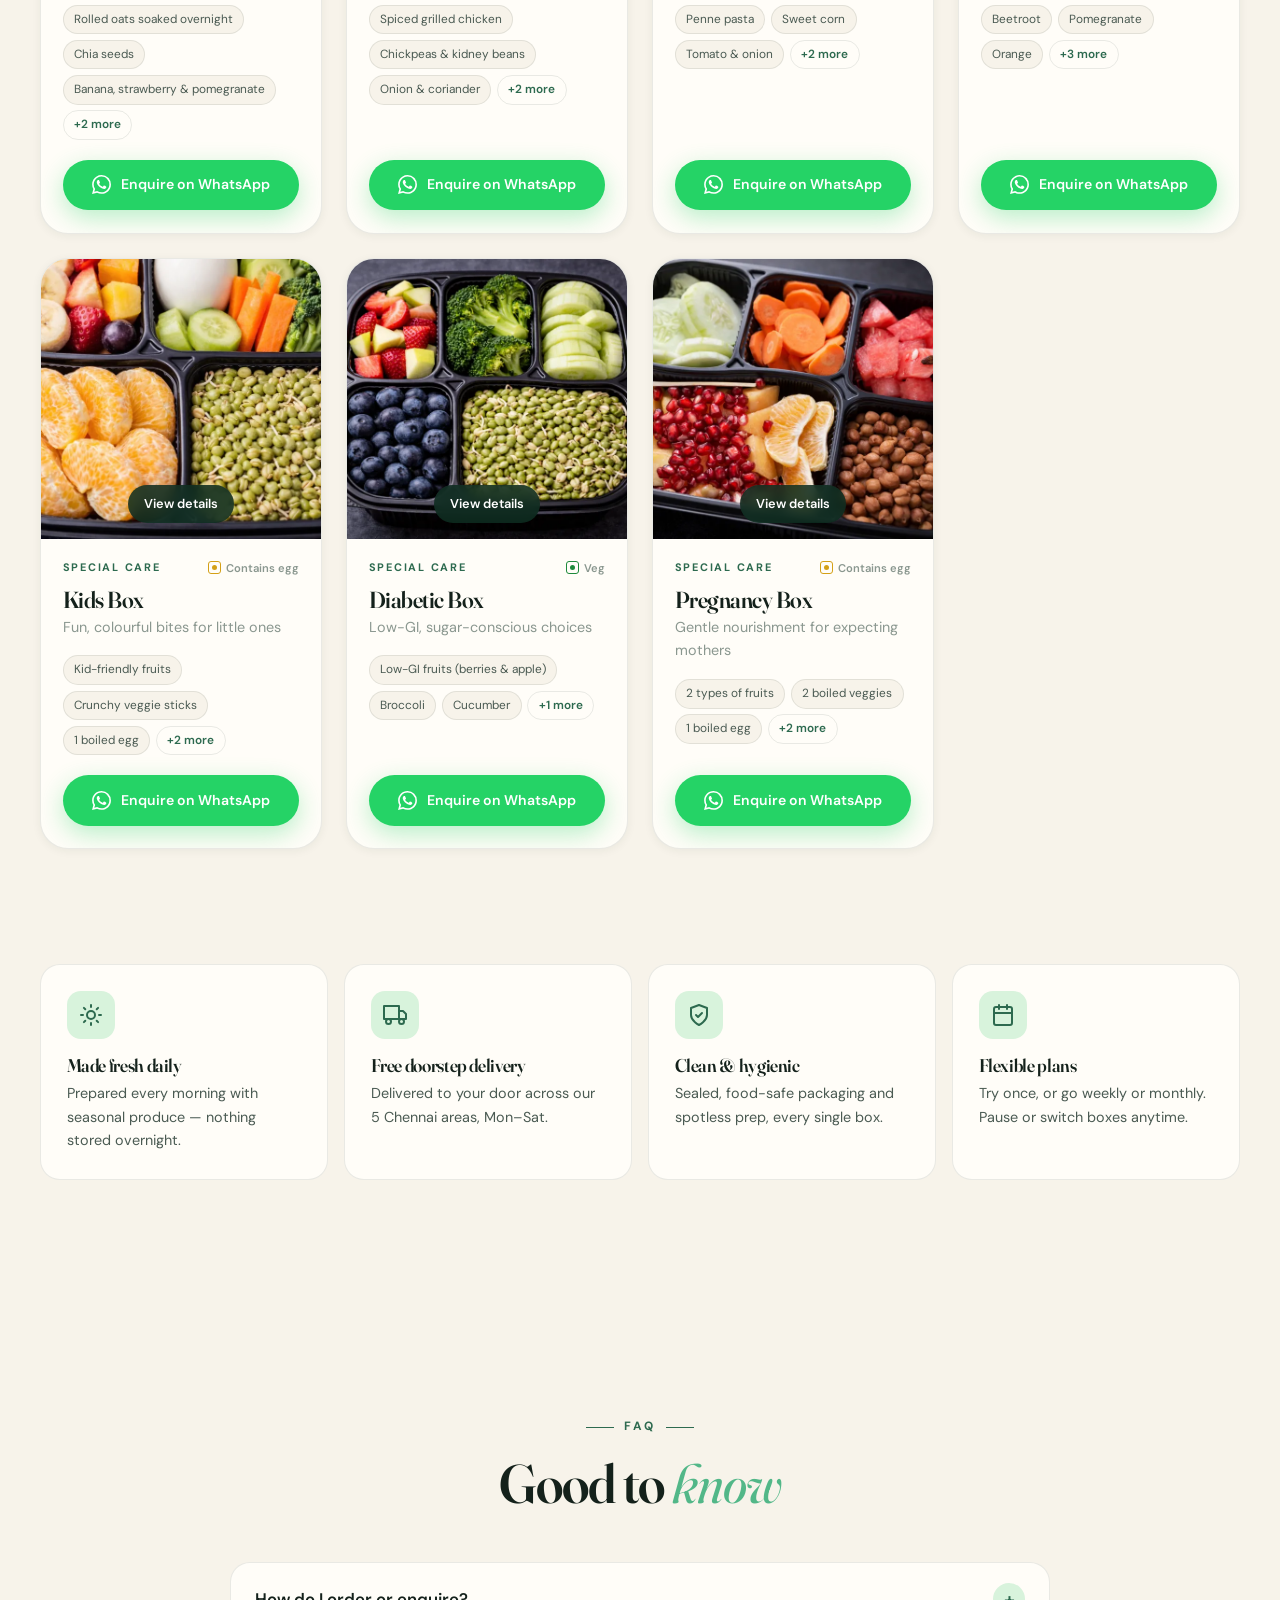
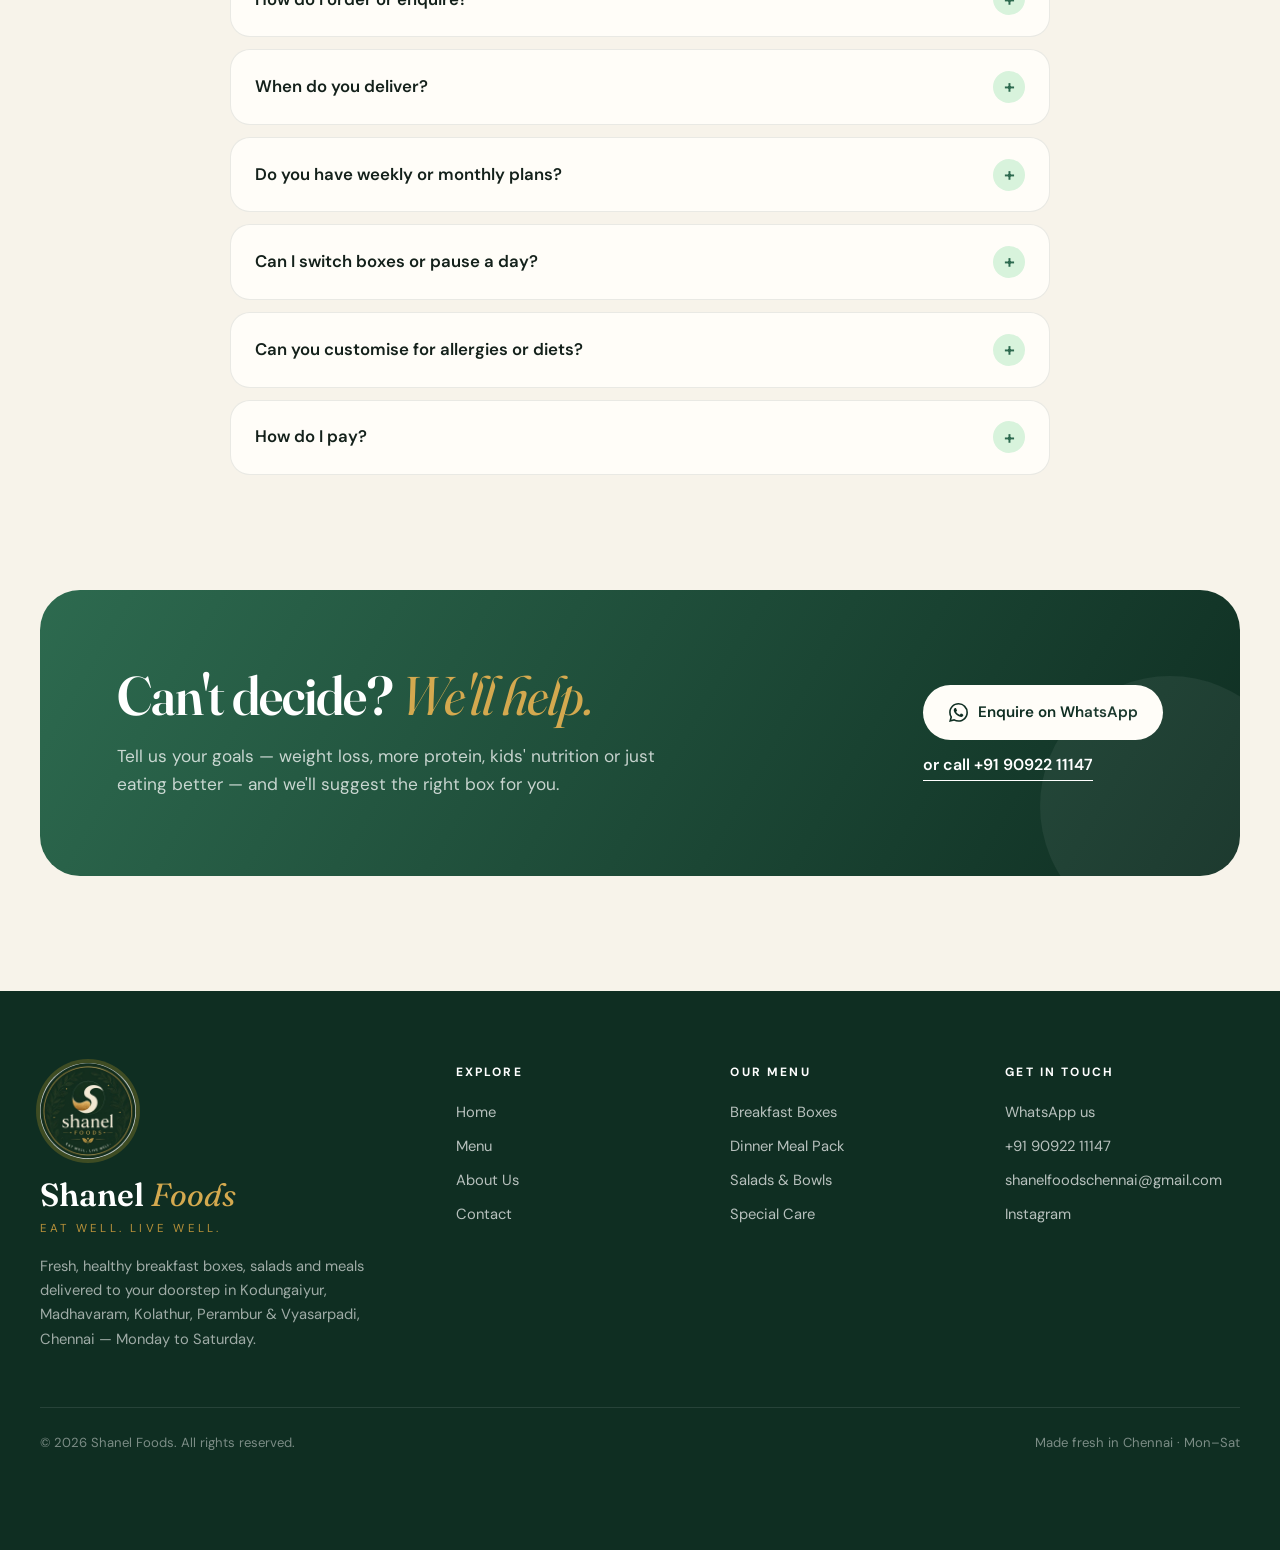
<file: pricing.html>
<!DOCTYPE html>
<html lang="en">
<head>
    <meta charset="UTF-8">
    <meta http-equiv="refresh" content="0; url=menu.html">
    <meta name="robots" content="noindex">
    <link rel="canonical" href="https://shanelfoods.com/menu">
    <title>Redirecting… | Shanel Foods</title>
</head>
<body>
    <p>Redirecting to our <a href="menu.html">Menu</a>…</p>
    <script>window.location.replace('menu.html');</script>
</body>
</html>
</file>
<file: styles.css>
/* ==========================================================
   Shanel Foods — modern site styles
   ========================================================== */

:root {
  --forest: #0F2E22;
  --forest-2: #163D2D;
  --green: #2D6A4F;
  --leaf: #52B788;
  --mint: #D8F3DC;
  --cream: #F7F3EA;
  --cream-2: #EFE8D8;
  --paper: #FFFDF8;
  --saffron: #D4A94F;
  --terracotta: #E76F51;
  --gold: #B8913A;
  --ink: #14211B;
  --ink-2: #4A5A52;
  --ink-3: #8A978F;
  --line: rgba(20, 33, 27, 0.09);
  --wa: #25D366;
  --wa-dark: #128C4A;

  --font-display: 'Fraunces', Georgia, serif;
  --font-body: 'DM Sans', system-ui, -apple-system, sans-serif;

  --r-sm: 12px;
  --r-md: 20px;
  --r-lg: 28px;
  --r-xl: 40px;
  --shadow-sm: 0 2px 10px rgba(15, 46, 34, 0.06);
  --shadow-md: 0 14px 40px rgba(15, 46, 34, 0.12);
  --shadow-lg: 0 30px 80px rgba(15, 46, 34, 0.22);
  --ease: cubic-bezier(0.22, 1, 0.36, 1);
}

* { margin: 0; padding: 0; box-sizing: border-box; }
html { scroll-behavior: smooth; -webkit-text-size-adjust: 100%; }
body {
  font-family: var(--font-body);
  background: var(--cream);
  color: var(--ink);
  line-height: 1.65;
  -webkit-font-smoothing: antialiased;
  overflow-x: hidden;
}
img { display: block; max-width: 100%; }
a { color: inherit; text-decoration: none; }
button { font: inherit; color: inherit; background: none; border: 0; cursor: pointer; }
ul { list-style: none; }

h1, h2, h3 { font-family: var(--font-display); font-weight: 600; line-height: 1.08; letter-spacing: -0.02em; font-variation-settings: 'opsz' 96; }
h1 { font-size: clamp(2.6rem, 6.4vw, 5.4rem); }
h2 { font-size: clamp(2rem, 4.4vw, 3.4rem); }
h3 { font-size: 1.3rem; }
h1 em, h2 em { font-style: italic; font-weight: 400; color: var(--leaf); }
p { color: var(--ink-2); }

.container { width: min(1200px, 100% - 2.5rem); margin-inline: auto; }
section { padding: clamp(4.5rem, 9vw, 7.5rem) 0; position: relative; }

.eyebrow {
  display: inline-flex; align-items: center; gap: .6rem;
  font-size: .75rem; font-weight: 700; letter-spacing: .22em; text-transform: uppercase;
  color: var(--green); margin-bottom: 1.1rem;
}
.eyebrow::before { content: ''; width: 28px; height: 1.5px; background: currentColor; }
.section-head { max-width: 680px; margin-bottom: 3rem; }
.section-head.center { text-align: center; margin-inline: auto; }
.section-head.center .eyebrow::after { content: ''; width: 28px; height: 1.5px; background: currentColor; }
.section-head p { font-size: 1.08rem; margin-top: 1rem; }
.split-head { display: flex; align-items: flex-end; justify-content: space-between; gap: 2rem; flex-wrap: wrap; margin-bottom: 2.5rem; }
.split-head .section-head { margin-bottom: 0; }

/* ── Reveal ── */
.reveal { opacity: 0; transform: translateY(32px); transition: opacity .8s var(--ease), transform .8s var(--ease); }
.reveal.visible { opacity: 1; transform: none; }
@media (prefers-reduced-motion: reduce) {
  .reveal { opacity: 1; transform: none; transition: none; }
  *, *::before, *::after { animation: none !important; }
}

/* ── Buttons ── */
.btn {
  display: inline-flex; align-items: center; justify-content: center; gap: .6rem;
  padding: .95rem 1.6rem; border-radius: 999px; font-weight: 600; font-size: .95rem;
  transition: transform .3s var(--ease), box-shadow .3s var(--ease), background .3s, color .3s;
  white-space: nowrap;
}
.btn svg { width: 19px; height: 19px; flex-shrink: 0; }
.btn:hover { transform: translateY(-2px); }
.btn-wa { background: var(--wa); color: #fff; box-shadow: 0 8px 24px rgba(37, 211, 102, .32); }
.btn-wa:hover { background: var(--wa-dark); box-shadow: 0 12px 32px rgba(37, 211, 102, .42); }
.btn-ghost { border: 1.5px solid currentColor; }
.btn-ghost:hover { background: var(--ink); color: var(--cream); border-color: var(--ink); }
.on-dark .btn-ghost { color: #fff; border-color: rgba(255,255,255,.4); }
.on-dark .btn-ghost:hover { background: #fff; color: var(--forest); border-color: #fff; }
.btn-light { background: var(--paper); color: var(--forest); }
.btn-block { width: 100%; }
.link-arrow { font-weight: 600; color: var(--green); display: inline-flex; gap: .4rem; align-items: center; border-bottom: 1.5px solid currentColor; padding-bottom: 2px; }
.link-arrow:hover { gap: .7rem; }

/* ── Header ── */
.site-header { position: fixed; inset: 0 0 auto; z-index: 100; padding: 1rem 0; transition: padding .3s var(--ease); }
.site-header .bar {
  width: min(1240px, 100% - 1.5rem); margin-inline: auto;
  display: flex; align-items: center; justify-content: space-between; gap: 1rem;
  padding: .45rem .6rem .45rem .5rem; border-radius: 999px;
  background: rgba(255, 253, 248, .78); backdrop-filter: blur(18px) saturate(1.4); -webkit-backdrop-filter: blur(18px) saturate(1.4);
  border: 1px solid rgba(255,255,255,.6); box-shadow: var(--shadow-sm);
  transition: box-shadow .3s;
}
.site-header.scrolled { padding: .5rem 0; }
.site-header.scrolled .bar { box-shadow: var(--shadow-md); }
.brand { display: flex; align-items: center; gap: .7rem; }
.brand img { width: 46px; height: 46px; border-radius: 50%; box-shadow: 0 2px 8px rgba(15,46,34,.2); }
.brand span { font-family: var(--font-display); font-size: 1.35rem; font-weight: 600; color: var(--forest); letter-spacing: -.01em; line-height: 1; }
.brand em { font-style: italic; font-weight: 400; color: var(--gold); }
.nav { display: flex; align-items: center; gap: .25rem; }
.nav a { padding: .55rem 1rem; border-radius: 999px; font-size: .92rem; font-weight: 500; color: var(--ink-2); transition: background .25s, color .25s; }
.nav a:hover { color: var(--ink); background: rgba(20,33,27,.05); }
.nav a.active { color: var(--forest); background: var(--mint); }
.nav .btn { margin-left: .5rem; padding: .7rem 1.2rem; color: #fff; }
.nav .btn:hover { background: var(--wa-dark); color: #fff; }
.nav-toggle { display: none; width: 44px; height: 44px; border-radius: 50%; background: var(--forest); position: relative; }
.nav-toggle span, .nav-toggle span::before, .nav-toggle span::after { position: absolute; left: 50%; width: 18px; height: 2px; background: #fff; border-radius: 2px; transform: translateX(-50%); transition: .3s var(--ease); content: ''; }
.nav-toggle span { top: 50%; margin-top: -1px; }
.nav-toggle span::before { top: -6px; }
.nav-toggle span::after { top: 6px; }
.nav-open .nav-toggle span { background: transparent; }
.nav-open .nav-toggle span::before { top: 0; transform: translateX(-50%) rotate(45deg); }
.nav-open .nav-toggle span::after { top: 0; transform: translateX(-50%) rotate(-45deg); }

/* ── Hero ── */
.hero {
  background: radial-gradient(1200px 600px at 85% 10%, rgba(82,183,136,.22), transparent 60%),
              radial-gradient(800px 500px at 0% 100%, rgba(244,162,97,.14), transparent 60%),
              var(--forest);
  color: #fff; padding: 9rem 0 5rem; overflow: hidden; min-height: 100svh; display: flex; align-items: center;
}
.hero::after {
  content: ''; position: absolute; inset: 0; pointer-events: none; opacity: .5;
  background-image: radial-gradient(rgba(255,255,255,.07) 1px, transparent 1px); background-size: 22px 22px;
  mask-image: linear-gradient(180deg, #000, transparent 80%);
}
.hero .container { display: grid; grid-template-columns: 1.05fr 1fr; gap: 3rem; align-items: center; position: relative; z-index: 1; }
.hero h1 { color: #fff; margin-bottom: 1.5rem; }
.hero h1 em { color: var(--saffron); }
.hero-lead { color: rgba(255,255,255,.75); font-size: 1.15rem; max-width: 520px; margin-bottom: 2.25rem; }
.hero-pill {
  display: inline-flex; align-items: center; gap: .6rem; padding: .45rem 1rem .45rem .5rem; margin-bottom: 1.75rem;
  border-radius: 999px; background: rgba(255,255,255,.08); border: 1px solid rgba(255,255,255,.14); font-size: .85rem; color: rgba(255,255,255,.85);
}
.hero-pill b { background: var(--saffron); color: var(--forest); font-size: .7rem; padding: .2rem .6rem; border-radius: 999px; letter-spacing: .08em; text-transform: uppercase; }
.hero-actions { display: flex; gap: .9rem; flex-wrap: wrap; }
.hero-facts { display: flex; gap: 2.5rem; margin-top: 3rem; padding-top: 2rem; border-top: 1px solid rgba(255,255,255,.12); flex-wrap: wrap; }
.hero-facts strong { display: block; font-family: var(--font-display); font-size: 2rem; font-weight: 500; color: #fff; line-height: 1; }
.hero-facts span { font-size: .82rem; color: rgba(255,255,255,.6); }

/* Rotating product stack */
.hero-visual { position: relative; height: min(560px, 70vw); }
.stack { position: absolute; inset: 0; cursor: pointer; }
.stack-card {
  position: absolute; top: 50%; left: 50%; width: min(400px, 70%); aspect-ratio: 1;
  border-radius: var(--r-lg); overflow: hidden; background: var(--forest-2);
  box-shadow: 0 40px 80px rgba(0,0,0,.45); border: 6px solid rgba(255,255,255,.95);
  transition: transform 1s var(--ease), opacity .8s var(--ease), filter .8s;
}
.stack-card img { width: 100%; height: 100%; object-fit: cover; }
.stack-card figcaption {
  position: absolute; left: .9rem; right: .9rem; bottom: .9rem; padding: .7rem 1rem; border-radius: 14px;
  background: rgba(255,253,248,.92); backdrop-filter: blur(8px); color: var(--ink); font-family: var(--font-display); font-size: 1.15rem; font-weight: 600;
  display: flex; flex-direction: column; line-height: 1.2;
}
.stack-card figcaption span { font-family: var(--font-body); font-size: .65rem; letter-spacing: .18em; text-transform: uppercase; color: var(--green); font-weight: 700; }
.stack-card[data-pos="0"] { transform: translate(-50%, -50%) rotate(-3deg); z-index: 4; }
.stack-card[data-pos="1"] { transform: translate(-22%, -58%) rotate(8deg) scale(.88); z-index: 3; filter: brightness(.85); }
.stack-card[data-pos="2"] { transform: translate(-80%, -42%) rotate(-12deg) scale(.8); z-index: 2; filter: brightness(.7); }
.stack-card[data-pos="3"] { transform: translate(-50%, -50%) rotate(0) scale(.6); z-index: 1; opacity: 0; }
.float-tag {
  position: absolute; z-index: 5; display: flex; align-items: center; gap: .55rem; padding: .7rem 1rem;
  border-radius: 16px; background: var(--paper); color: var(--ink); font-size: .82rem; font-weight: 600; box-shadow: var(--shadow-md);
  animation: bob 5s ease-in-out infinite;
}
.float-tag i { font-style: normal; font-size: 1.2rem; }
.float-tag.t1 { top: 6%; right: 0; }
.float-tag.t2 { bottom: 8%; left: 0; animation-delay: -2.5s; }
@keyframes bob { 50% { transform: translateY(-10px); } }

/* ── Marquee ── */
.marquee { background: var(--saffron); color: var(--forest); overflow: hidden; padding: 1.1rem 0; border-block: 1px solid rgba(15,46,34,.15); }
.marquee-track { display: flex; width: max-content; gap: 2rem; align-items: center; animation: scroll 40s linear infinite; }
.marquee-track span { font-family: var(--font-display); font-size: clamp(1.3rem, 2.6vw, 1.9rem); font-weight: 500; font-style: italic; white-space: nowrap; }
.marquee-track i { font-style: normal; opacity: .55; }
@keyframes scroll { to { transform: translateX(-50%); } }

/* ── Value strip ── */
.values { display: grid; grid-template-columns: repeat(4, 1fr); gap: 1rem; }
.value {
  background: var(--paper); border: 1px solid var(--line); border-radius: var(--r-md); padding: 1.6rem;
  transition: transform .4s var(--ease), box-shadow .4s var(--ease);
}
.value:hover { transform: translateY(-6px); box-shadow: var(--shadow-md); }
.value-icon { width: 48px; height: 48px; border-radius: 14px; display: grid; place-items: center; background: var(--mint); color: var(--green); margin-bottom: 1.1rem; }
.value-icon svg { width: 24px; height: 24px; }
.value h3 { font-size: 1.15rem; margin-bottom: .35rem; }
.value p { font-size: .9rem; }

/* ── Product grid & cards ── */
.chips { display: flex; flex-wrap: wrap; gap: .55rem; margin-bottom: 2.25rem; }
.chip {
  padding: .6rem 1.1rem; border-radius: 999px; border: 1.5px solid var(--line); background: var(--paper);
  font-size: .9rem; font-weight: 600; color: var(--ink-2); transition: .25s var(--ease);
}
.chip span { font-size: .75rem; opacity: .6; margin-left: .2rem; }
.chip:hover { border-color: var(--green); color: var(--green); }
.chip.active { background: var(--forest); color: #fff; border-color: var(--forest); }

.pgrid { display: grid; grid-template-columns: repeat(auto-fill, minmax(260px, 1fr)); gap: 1.5rem; }
.pcard {
  background: var(--paper); border-radius: var(--r-lg); overflow: hidden; display: flex; flex-direction: column;
  border: 1px solid var(--line); box-shadow: var(--shadow-sm);
  transition: transform .5s var(--ease), box-shadow .5s var(--ease), opacity .8s var(--ease);
}
.pcard[hidden] { display: none; }
.pcard:hover { transform: translateY(-8px); box-shadow: var(--shadow-lg); }
.pcard-media { position: relative; aspect-ratio: 1; overflow: hidden; display: block; width: 100%; background: var(--cream-2); }
.pcard-img { width: 100%; height: 100%; object-fit: cover; transition: transform .9s var(--ease); }
.pcard:hover .pcard-img { transform: scale(1.06); }
.pcard-badge {
  position: absolute; top: .9rem; left: .9rem; z-index: 1; padding: .4rem .85rem; border-radius: 999px;
  background: var(--saffron); color: var(--forest); font-size: .72rem; font-weight: 700; letter-spacing: .02em;
  box-shadow: 0 6px 16px rgba(0,0,0,.18); display: inline-flex; align-items: center; gap: .4rem;
}
.pcard-badge::before { content: '↻'; font-size: .9rem; }
.rotation-label { font-size: .72rem; font-weight: 700; letter-spacing: .1em; text-transform: uppercase; color: var(--ink-3); margin-bottom: .45rem; }
.pcard-chips.rotation li { background: #FEF3E8; border-color: #F5D4B0; color: #9A4A0A; font-weight: 600; }
.pcard-chips.rotation li:last-child { background: transparent; border-style: dashed; }
.pdialog-body .pcard-chips { flex: none; }
.pcard-view {
  position: absolute; left: 50%; bottom: 1rem; transform: translate(-50%, 12px); opacity: 0;
  background: rgba(15,46,34,.85); color: #fff; font-size: .8rem; font-weight: 600; padding: .5rem 1rem; border-radius: 999px;
  backdrop-filter: blur(6px); transition: .35s var(--ease);
}
.pcard:hover .pcard-view, .pcard-media:focus-visible .pcard-badge {
  position: absolute; top: .9rem; left: .9rem; z-index: 1; padding: .4rem .85rem; border-radius: 999px;
  background: var(--saffron); color: var(--forest); font-size: .72rem; font-weight: 700; letter-spacing: .02em;
  box-shadow: 0 6px 16px rgba(0,0,0,.18); display: inline-flex; align-items: center; gap: .4rem;
}
.pcard-badge::before { content: '↻'; font-size: .9rem; }
.rotation-label { font-size: .72rem; font-weight: 700; letter-spacing: .1em; text-transform: uppercase; color: var(--ink-3); margin-bottom: .45rem; }
.pcard-chips.rotation li { background: #FEF3E8; border-color: #F5D4B0; color: #9A4A0A; font-weight: 600; }
.pcard-chips.rotation li:last-child { background: transparent; border-style: dashed; }
.pdialog-body .pcard-chips { flex: none; }
.pcard-view { opacity: 1; transform: translate(-50%, 0); }
.media-icon { display: grid; place-items: center; background: linear-gradient(145deg, #C05219, var(--saffron)); }
.media-icon span { font-size: 5rem; filter: drop-shadow(0 8px 16px rgba(0,0,0,.2)); }
.pcard-body { padding: 1.25rem 1.35rem 1.4rem; display: flex; flex-direction: column; flex: 1; }
.pcard-meta { display: flex; align-items: center; justify-content: space-between; gap: .5rem; margin-bottom: .6rem; }
.pcard-cat { font-size: .68rem; font-weight: 700; letter-spacing: .16em; text-transform: uppercase; color: var(--green); }
.type-badge { display: inline-flex; align-items: center; gap: .35rem; font-size: .7rem; font-weight: 600; color: var(--ink-3); }
.type-badge i { width: 13px; height: 13px; border: 1.5px solid currentColor; border-radius: 3px; display: grid; place-items: center; }
.type-badge i::after { content: ''; width: 5px; height: 5px; border-radius: 50%; background: currentColor; }
.type-veg i { color: #1E8A3C; }
.type-egg i { color: #D4A017; }
.type-nonveg i { color: #A4302A; }
.pcard-name { font-size: 1.45rem; margin-bottom: .25rem; }
.pcard-tagline { font-size: .9rem; color: var(--ink-3); margin-bottom: 1rem; }
.pcard-chips { display: flex; flex-wrap: wrap; gap: .35rem; margin-bottom: 1.25rem; flex: 1; align-content: flex-start; }
.pcard-chips li { font-size: .74rem; padding: .25rem .65rem; border-radius: 999px; background: var(--cream); color: var(--ink-2); border: 1px solid var(--line); }
.pcard-chips li.more { background: transparent; color: var(--green); font-weight: 600; }
.pcard .btn { padding: .85rem 1rem; font-size: .88rem; }

/* ── Product dialog ── */
.pdialog { border: 0; padding: 0; background: transparent; max-width: min(920px, calc(100% - 2rem)); width: 100%; margin: auto; }
.pdialog::backdrop { background: rgba(15,46,34,.6); backdrop-filter: blur(6px); }
.pdialog[open] { animation: pop .45s var(--ease); }
@keyframes pop { from { opacity: 0; transform: translateY(24px) scale(.97); } }
.pdialog-inner { position: relative; display: grid; grid-template-columns: minmax(0, 1fr) minmax(0, 1fr); background: var(--paper); border-radius: var(--r-lg); overflow: hidden; max-height: calc(100svh - 2rem); }
.pdialog-media { background: var(--cream-2); min-height: 0; }
.pdialog-img { width: 100%; height: 100%; object-fit: cover; aspect-ratio: 1; }
.pdialog-body { padding: 2.25rem; overflow-y: auto; }
.pdialog-body .pcard-meta { padding-right: 2.75rem; }
.pdialog-body h2 { font-size: 2.2rem; margin-bottom: .3rem; }
.pdialog-tagline { color: var(--green); font-weight: 600; margin-bottom: 1rem; }
.pdialog-body h4 { margin: 1.5rem 0 .75rem; font-size: .75rem; letter-spacing: .18em; text-transform: uppercase; color: var(--ink-3); }
.pdialog-list { display: grid; gap: .5rem; margin-bottom: 1.25rem; }
.pdialog-list li { display: flex; gap: .65rem; align-items: flex-start; font-size: .95rem; }
.pdialog-list li::before { content: '✓'; flex-shrink: 0; width: 20px; height: 20px; border-radius: 50%; background: var(--mint); color: var(--green); font-size: .7rem; font-weight: 700; display: grid; place-items: center; margin-top: 2px; }
.pdialog-note { font-size: .8rem; color: var(--ink-3); margin-bottom: 1.25rem; }
.pdialog-close { position: absolute; top: .9rem; right: .9rem; z-index: 2; width: 40px; height: 40px; border-radius: 50%; background: var(--paper); box-shadow: var(--shadow-sm); font-size: 1.5rem; line-height: 1; }

/* ── Steps ── */
.steps { display: grid; grid-template-columns: repeat(3, 1fr); gap: 1.25rem; counter-reset: step; }
.step { position: relative; padding: 2rem; border-radius: var(--r-lg); background: var(--paper); border: 1px solid var(--line); overflow: hidden; }
.step::before {
  counter-increment: step; content: '0' counter(step);
  position: absolute; right: 1.25rem; top: .5rem; font-family: var(--font-display); font-size: 5rem; font-weight: 300; font-style: italic; color: var(--mint); line-height: 1;
}
.step-icon { font-size: 2rem; margin-bottom: 1.25rem; position: relative; }
.step h3 { margin-bottom: .5rem; position: relative; }
.step p { font-size: .95rem; position: relative; }

/* ── Dark band (enquiry builder) ── */
.band { background: var(--forest); color: #fff; overflow: hidden; }
.band::before { content: ''; position: absolute; width: 700px; height: 700px; right: -250px; top: -250px; border-radius: 50%; background: radial-gradient(rgba(82,183,136,.25), transparent 65%); }
.band h2 { color: #fff; }
.band p { color: rgba(255,255,255,.72); }
.band .eyebrow { color: var(--saffron); }
.builder { display: grid; grid-template-columns: 1fr 1.1fr; gap: 3.5rem; align-items: center; position: relative; }
.builder-points { margin-top: 2rem; display: grid; gap: .9rem; }
.builder-points li { display: flex; gap: .8rem; align-items: center; color: rgba(255,255,255,.85); }
.builder-points li span { width: 32px; height: 32px; border-radius: 10px; display: grid; place-items: center; background: rgba(255,255,255,.08); flex-shrink: 0; }
.enquiry-form { background: var(--paper); color: var(--ink); border-radius: var(--r-lg); padding: 2rem; box-shadow: var(--shadow-lg); display: grid; gap: 1rem; }
.enquiry-form h3 { font-size: 1.5rem; }
.form-row { display: grid; grid-template-columns: 1fr 1fr; gap: 1rem; }
.field { display: grid; gap: .4rem; }
.field label { font-size: .78rem; font-weight: 700; letter-spacing: .06em; text-transform: uppercase; color: var(--ink-3); }
.field input, .field select, .field textarea {
  width: 100%; padding: .85rem 1rem; border-radius: var(--r-sm); border: 1.5px solid var(--line); background: var(--cream);
  font: inherit; font-size: 1rem; color: var(--ink); transition: border-color .2s, background .2s;
}
.field textarea { resize: vertical; min-height: 70px; }
.field input:focus, .field select:focus, .field textarea:focus { outline: none; border-color: var(--green); background: #fff; }
.plan-options { display: flex; gap: .5rem; flex-wrap: wrap; }
.plan-options label { cursor: pointer; }
.plan-options input { position: absolute; opacity: 0; pointer-events: none; }
.plan-options span { display: inline-block; padding: .6rem 1rem; border-radius: 999px; border: 1.5px solid var(--line); font-size: .88rem; font-weight: 600; color: var(--ink-2); transition: .2s; text-transform: none; letter-spacing: 0; }
.plan-options input:checked + span { background: var(--forest); color: #fff; border-color: var(--forest); }
.plan-options input:focus-visible + span { outline: 2px solid var(--green); outline-offset: 2px; }
.form-hint { font-size: .78rem; color: var(--ink-3); text-align: center; }

/* ── Areas ── */
.areas { display: flex; flex-wrap: wrap; gap: .75rem; }
.area { display: inline-flex; align-items: center; gap: .55rem; padding: .85rem 1.3rem; border-radius: 999px; background: var(--paper); border: 1px solid var(--line); font-weight: 600; box-shadow: var(--shadow-sm); }
.area::before { content: ''; width: 9px; height: 9px; border-radius: 50%; background: var(--leaf); box-shadow: 0 0 0 4px var(--mint); }
.areas-wrap { display: grid; grid-template-columns: 1fr 1fr; gap: 3rem; align-items: center; }

/* ── Testimonials ── */
.quotes { display: grid; grid-template-columns: repeat(3, 1fr); gap: 1.25rem; }
.quote { background: var(--paper); border: 1px solid var(--line); border-radius: var(--r-lg); padding: 2rem; display: flex; flex-direction: column; gap: 1.25rem; }
.quote-stars { color: var(--saffron); letter-spacing: 3px; }
.quote blockquote { font-family: var(--font-display); font-size: 1.2rem; line-height: 1.45; color: var(--ink); flex: 1; }
.quote figcaption { display: flex; align-items: center; gap: .75rem; font-size: .9rem; }
.quote figcaption b { display: block; }
.quote figcaption small { color: var(--ink-3); }
.avatar { width: 44px; height: 44px; border-radius: 50%; display: grid; place-items: center; background: var(--forest); color: #fff; font-weight: 700; }

/* ── FAQ ── */
.faq { max-width: 820px; margin-inline: auto; display: grid; gap: .75rem; }
.faq details { background: var(--paper); border: 1px solid var(--line); border-radius: var(--r-md); transition: box-shadow .3s; }
.faq details[open] { box-shadow: var(--shadow-md); }
.faq summary { list-style: none; cursor: pointer; padding: 1.3rem 1.5rem; font-weight: 600; font-size: 1.05rem; display: flex; justify-content: space-between; gap: 1rem; align-items: center; }
.faq summary::-webkit-details-marker { display: none; }
.faq summary::after { content: '+'; flex-shrink: 0; width: 32px; height: 32px; border-radius: 50%; background: var(--mint); color: var(--green); display: grid; place-items: center; font-size: 1.2rem; transition: transform .3s var(--ease); }
.faq details[open] summary::after { transform: rotate(45deg); }
.faq details p { padding: 0 1.5rem 1.4rem; }

/* ── CTA ── */
.cta { padding: 0 0 clamp(4.5rem, 9vw, 7.5rem); }
.cta-card {
  position: relative; overflow: hidden; border-radius: var(--r-xl); padding: clamp(2.5rem, 6vw, 5rem);
  background: linear-gradient(120deg, var(--green), var(--forest)); color: #fff;
  display: grid; grid-template-columns: 1.4fr 1fr; gap: 2rem; align-items: center;
}
.cta-card h2 { color: #fff; }
.cta-card p { color: rgba(255,255,255,.75); margin-top: 1rem; font-size: 1.08rem; }
.cta-card .actions { display: flex; flex-direction: column; gap: .75rem; align-items: flex-start; justify-self: end; }
.cta-art { position: absolute; right: -60px; bottom: -60px; width: 260px; height: 260px; border-radius: 50%; background: rgba(255,255,255,.06); }

/* ── Page header (inner pages) ── */
.page-hero { padding: 10rem 0 4rem; background: radial-gradient(900px 400px at 90% 0%, rgba(82,183,136,.2), transparent 60%), var(--cream); }
.page-hero p { font-size: 1.15rem; max-width: 620px; margin-top: 1.25rem; }

/* ── About ── */
.story { display: grid; grid-template-columns: 1fr 1fr; gap: 4rem; align-items: center; }
.story-collage { display: grid; grid-template-columns: 1fr 1fr; gap: 1rem; }
.story-collage img { border-radius: var(--r-lg); aspect-ratio: 1; object-fit: cover; box-shadow: var(--shadow-md); }
.story-collage img:nth-child(2) { margin-top: 3rem; }
.story-collage img:nth-child(3) { margin-top: -3rem; }
.story-text p { margin-bottom: 1.1rem; font-size: 1.05rem; }
.stats { display: flex; gap: 2.5rem; margin-top: 2rem; padding-top: 2rem; border-top: 1px solid var(--line); flex-wrap: wrap; }
.stats strong { display: block; font-family: var(--font-display); font-size: 2.4rem; font-weight: 500; color: var(--green); line-height: 1; }
.stats span { font-size: .85rem; color: var(--ink-3); }
.audience { display: grid; grid-template-columns: repeat(3, 1fr); gap: 1.25rem; }
.audience-card { border-radius: var(--r-lg); overflow: hidden; background: var(--paper); border: 1px solid var(--line); }
.audience-card img { aspect-ratio: 4/3; width: 100%; object-fit: cover; }
.audience-card div { padding: 1.5rem; }
.audience-card h3 { margin-bottom: .4rem; }
.audience-card p { font-size: .93rem; }

/* ── Contact ── */
.contact-grid { display: grid; grid-template-columns: repeat(4, 1fr); gap: 1.25rem; }
.contact-card { background: var(--paper); border: 1px solid var(--line); border-radius: var(--r-lg); padding: 1.75rem; display: flex; flex-direction: column; gap: .5rem; transition: transform .4s var(--ease), box-shadow .4s var(--ease); }
.contact-card:hover { transform: translateY(-6px); box-shadow: var(--shadow-md); }
.contact-icon { width: 52px; height: 52px; border-radius: 16px; display: grid; place-items: center; color: #fff; margin-bottom: .75rem; }
.contact-icon svg { width: 26px; height: 26px; fill: currentColor; }
.contact-icon.wa { background: var(--wa); }
.contact-icon.ph { background: var(--green); }
.contact-icon.em { background: #4F46E5; }
.contact-icon.ig { background: linear-gradient(135deg, #833AB4, #E1306C, #F77737); }
.contact-card p { font-size: .9rem; flex: 1; }
.contact-card a { font-weight: 700; color: var(--green); word-break: break-word; margin-top: .5rem; }

/* ── Footer ── */
.site-footer { background: var(--forest); color: rgba(255,255,255,.7); padding: 4.5rem 0 6rem; }
.footer-grid { display: grid; grid-template-columns: 1.6fr 1fr 1fr 1fr; gap: 2.5rem; }
.footer-logo { width: 96px; height: 96px; border-radius: 50%; margin-bottom: 1.25rem; box-shadow: 0 0 0 4px rgba(201,162,39,.25); }
.footer-tagline { font-size: .72rem; letter-spacing: .28em; text-transform: uppercase; color: var(--gold); margin-top: .5rem; }
.footer-brand .wordmark { font-family: var(--font-display); font-size: 2rem; color: #fff; font-weight: 600; line-height: 1; }
.footer-brand .wordmark em { font-style: italic; font-weight: 400; color: var(--saffron); }
.footer-brand p { color: rgba(255,255,255,.6); margin-top: 1rem; font-size: .92rem; max-width: 340px; }
.site-footer h4 { color: #fff; font-size: .75rem; letter-spacing: .18em; text-transform: uppercase; margin-bottom: 1.1rem; }
.site-footer li { margin-bottom: .6rem; font-size: .92rem; }
.site-footer a:hover { color: #fff; }
.footer-bottom { margin-top: 3.5rem; padding-top: 1.5rem; border-top: 1px solid rgba(255,255,255,.1); display: flex; justify-content: space-between; gap: 1rem; flex-wrap: wrap; font-size: .82rem; color: rgba(255,255,255,.45); }

/* ── Floating WhatsApp ── */
.wa-float {
  position: fixed; right: 1.25rem; bottom: 1.25rem; z-index: 90; display: flex; align-items: center; gap: .6rem;
  background: var(--wa); color: #fff; padding: .85rem 1.2rem .85rem .95rem; border-radius: 999px; font-weight: 600; font-size: .9rem;
  box-shadow: 0 10px 30px rgba(37,211,102,.45); transition: transform .3s var(--ease), background .3s;
}
.wa-float:hover { transform: translateY(-3px); background: var(--wa-dark); }
.wa-float svg { width: 24px; height: 24px; }
.wa-float::before { content: ''; position: absolute; inset: 0; border-radius: inherit; box-shadow: 0 0 0 0 rgba(37,211,102,.5); animation: ring 2.6s infinite; }
@keyframes ring { 70% { box-shadow: 0 0 0 14px rgba(37,211,102,0); } 100% { box-shadow: 0 0 0 0 rgba(37,211,102,0); } }

/* ── Responsive ── */
@media (max-width: 1024px) {
  .values { grid-template-columns: repeat(2, 1fr); }
  .contact-grid { grid-template-columns: repeat(2, 1fr); }
  .footer-grid { grid-template-columns: 1fr 1fr; }
  .footer-brand { grid-column: 1 / -1; }
}
@media (max-width: 900px) {
  .hero { padding-top: 7.5rem; min-height: auto; }
  .hero .container, .builder, .story, .areas-wrap, .cta-card { grid-template-columns: 1fr; }
  .hero-visual { height: 400px; }
  .hero-copy { text-align: center; }
  .hero-lead { margin-inline: auto; }
  .hero-actions, .hero-facts { justify-content: center; }
  .stack-card { width: min(300px, 62%); }
  .steps, .quotes, .audience { grid-template-columns: 1fr; }
  .pdialog-inner { grid-template-columns: 1fr; overflow-y: auto; }
  .pdialog-img { aspect-ratio: 4/3; }
  .pdialog-body { overflow: visible; padding: 1.75rem; }
  .cta-card .actions { justify-self: start; }

  .nav-toggle { display: block; }
  .nav {
    position: absolute; top: calc(100% + .5rem); left: .75rem; right: .75rem; flex-direction: column; align-items: stretch; gap: .25rem;
    background: var(--paper); border-radius: var(--r-md); padding: .75rem; box-shadow: var(--shadow-lg);
    opacity: 0; transform: translateY(-8px); pointer-events: none; transition: .3s var(--ease);
  }
  .nav-open .nav { opacity: 1; transform: none; pointer-events: auto; }
  .nav a { padding: .9rem 1rem; }
  .nav .btn { margin: .4rem 0 0; }
}
@media (max-width: 560px) {
  .container { width: calc(100% - 2rem); }
  .values, .contact-grid, .form-row { grid-template-columns: 1fr; }
  .footer-grid { grid-template-columns: 1fr; }
  .hero-facts { gap: 1.5rem; }
  .hero-visual { height: 340px; }
  .float-tag { font-size: .72rem; padding: .5rem .75rem; }
  .enquiry-form { padding: 1.5rem; }
  .wa-float span { display: none; }
  .wa-float { padding: .95rem; }
  .pgrid { grid-template-columns: 1fr; }
}
</file>
